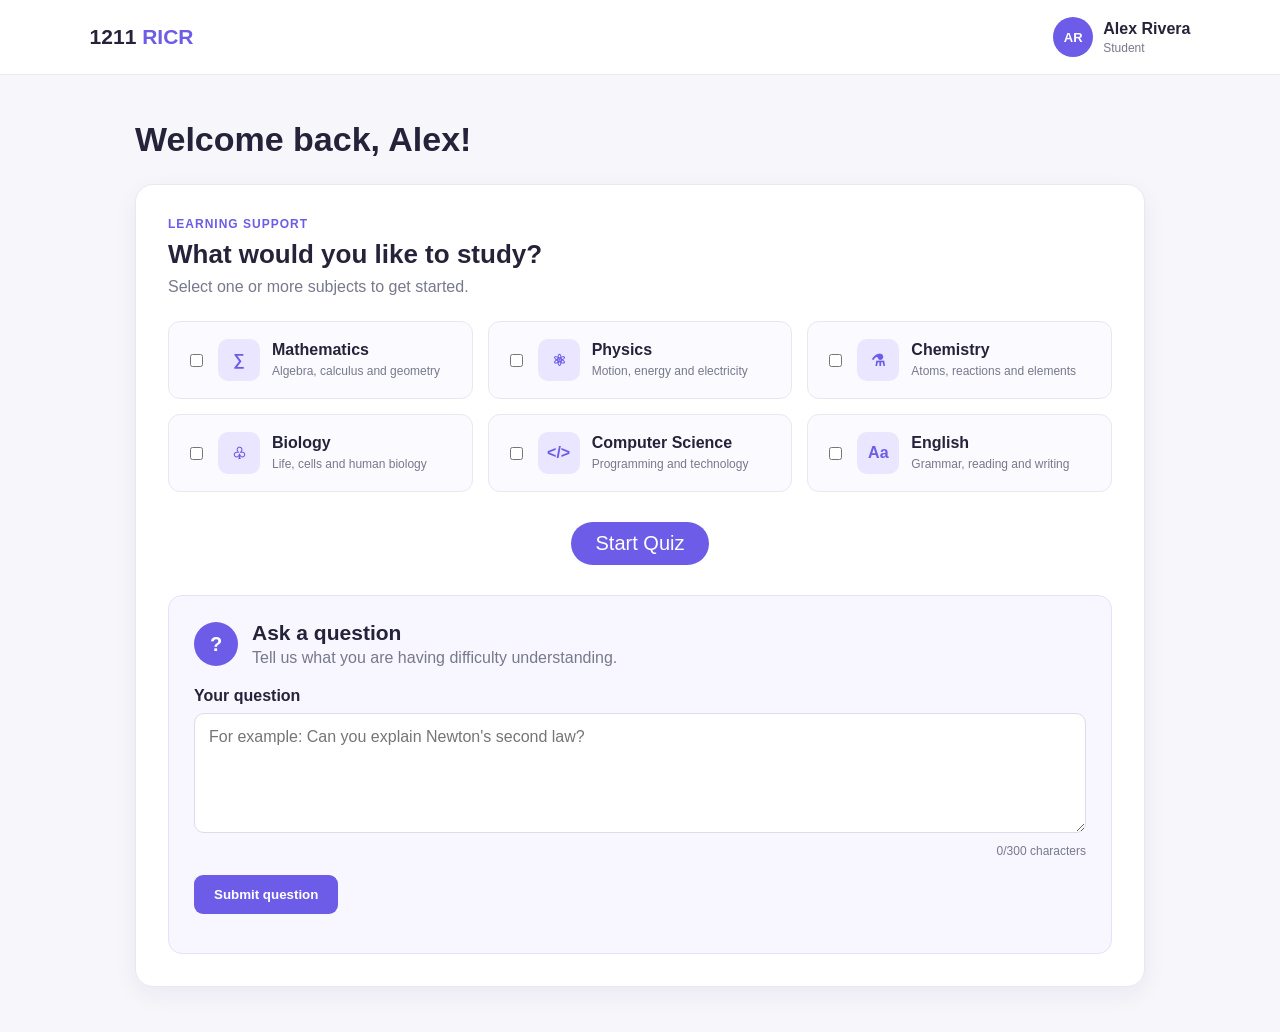
<file: index1.html>
<!DOCTYPE html>
<html lang="en">

<head>
  <meta charset="UTF-8">
  <meta name="viewport" content="width=device-width, initial-scale=1.0">

  <link rel="stylesheet" href="style1.css">

  <title>1211 RICR Dashboard</title>
</head>

<body>

  <header>
    <div class="logo">1211 <span>RICR</span></div>

    <details>
      <summary>
        <span class="avatar">AR</span>

        <span>
          <strong>Alex Rivera</strong>
          <small>Student</small>
        </span>


      </summary>

      <div class="profile-menu">
        <a href="#">Add Profile</a>
        <a href="#">Settings</a>
        <a href="#">Log Out</a>
      </div>
    </details>
  </header>

  <main>
    <section class="welcome">
      <h1>Welcome back, Alex!</h1>
    </section>

    <section class="learning-section">
      <div class="section-heading">
        <p class="section-label">LEARNING SUPPORT</p>
        <h2>What would you like to study?</h2>
        <p>Select one or more subjects to get started.</p>
      </div>

      <form class="learning-form">

        <div class="subject-grid">

          <label class="subject-card">
            <input type="checkbox" name="subjects" value="Mathematics">
            <span class="subject-icon">∑</span>
            <span>
              <strong>Mathematics</strong>
              <small>Algebra, calculus and geometry</small>
            </span>
          </label>

          <label class="subject-card">
            <input type="checkbox" name="subjects" value="Physics">
            <span class="subject-icon">⚛</span>
            <span>
              <strong>Physics</strong>
              <small>Motion, energy and electricity</small>
            </span>
          </label>

          <label class="subject-card">
            <input type="checkbox" name="subjects" value="Chemistry">
            <span class="subject-icon">⚗</span>
            <span>
              <strong>Chemistry</strong>
              <small>Atoms, reactions and elements</small>
            </span>
          </label>

          <label class="subject-card">
            <input type="checkbox" name="subjects" value="Biology">
            <span class="subject-icon">♧</span>
            <span>
              <strong>Biology</strong>
              <small>Life, cells and human biology</small>
            </span>
          </label>

          <label class="subject-card">
            <input type="checkbox" name="subjects" value="Computer Science">
            <span class="subject-icon">&lt;/&gt;</span>
            <span>
              <strong>Computer Science</strong>
              <small>Programming and technology</small>
            </span>
          </label>

          <label class="subject-card">
            <input type="checkbox" name="subjects" value="English">
            <span class="subject-icon">Aa</span>
            <span>
              <strong>English</strong>
              <small>Grammar, reading and writing</small>
            </span>
          </label>

        </div>
        <div class="quiz_container">
          <button type="submit" class="btn">Start Quiz</button>
        </div>
        
      </form>

       <div class="question-box">
          <div class="question-heading">
            <div class="question-icon">?</div>

            <div>
              <h2>Ask a question</h2>
              <p>Tell us what you are having difficulty understanding.</p>
            </div>
          </div>

          <label for="question">Your question</label>

          <textarea id="question" name="question" rows="5" maxlength="300"
            placeholder="For example: Can you explain Newton's second law?"></textarea>

          <p class="character-count">
            <span id="characterCount">0</span>/300 characters
          </p>

          <button class="ask-button" type="submit">
            Submit question
          </button>

          <p id="formMessage" class="form-message"></p>
        </div>
    </section>
  </main>

  <script src="script1.js"></script>
</body>
</file>
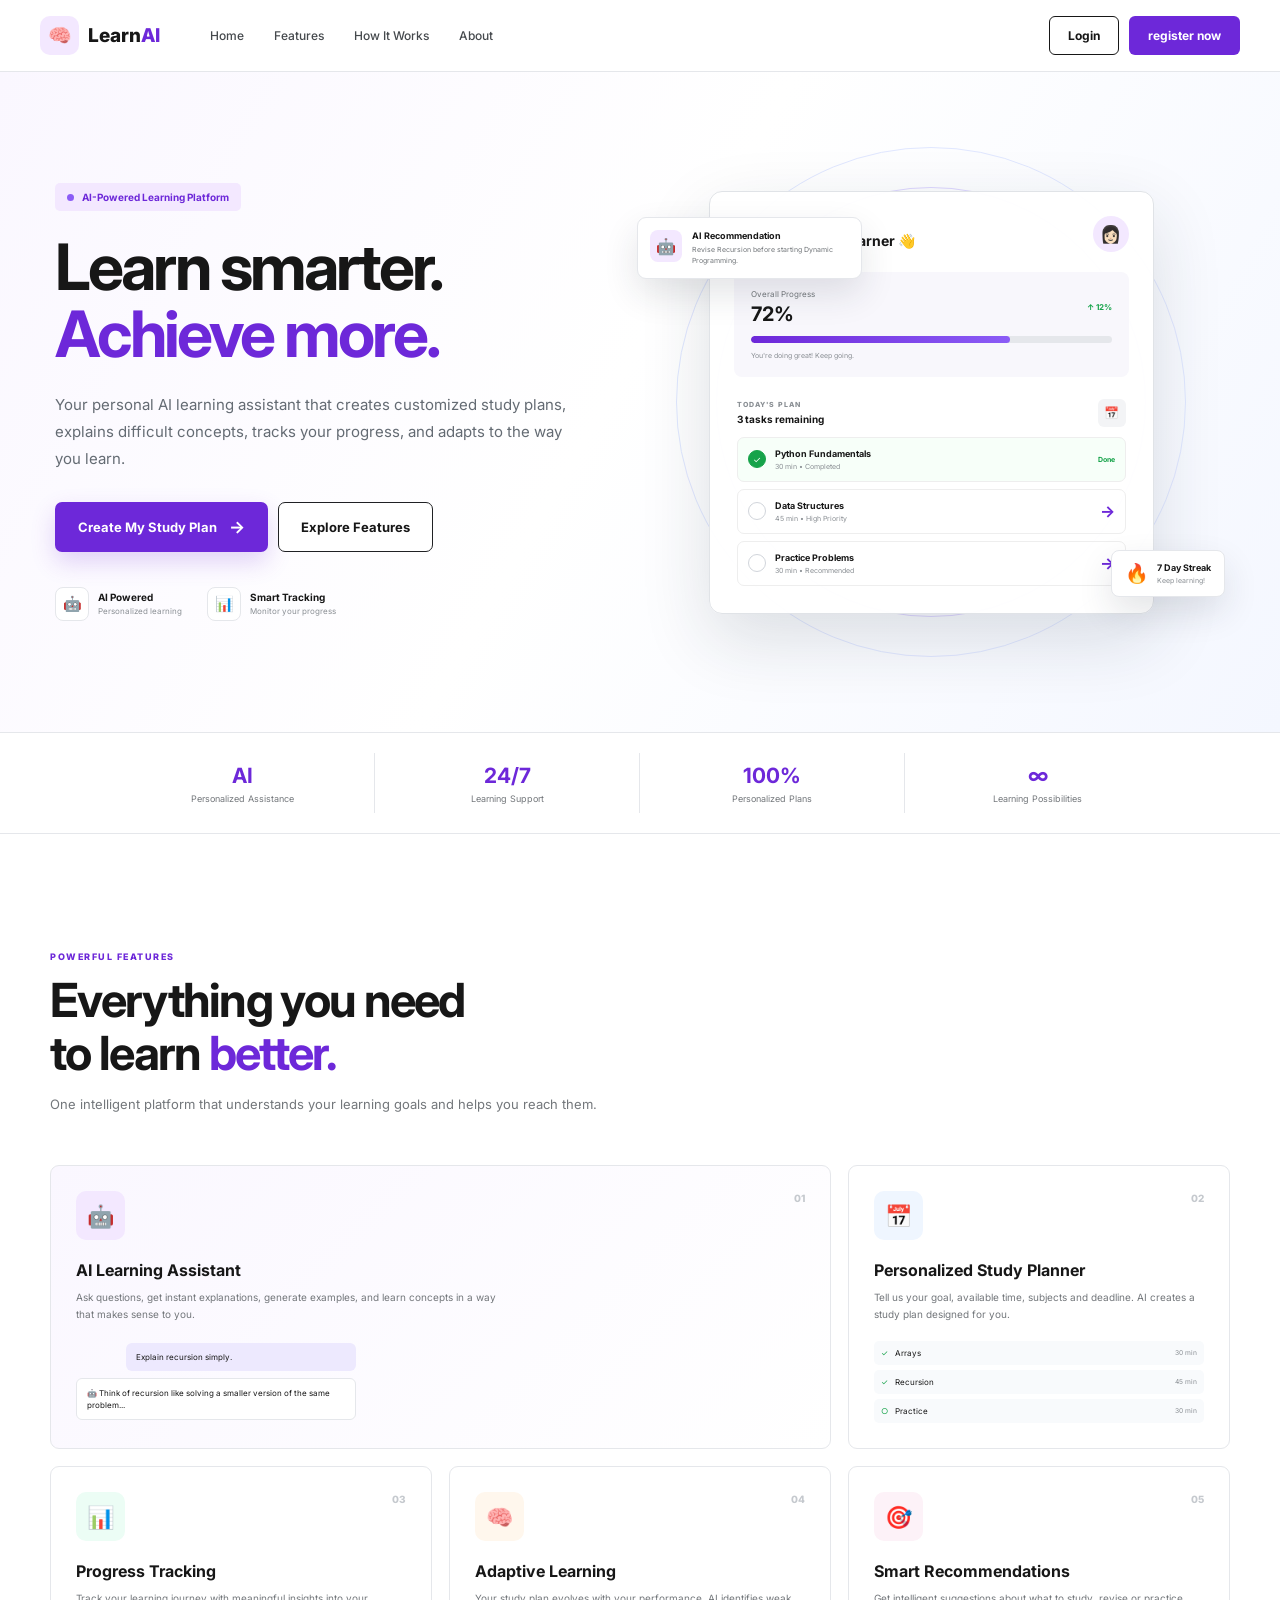
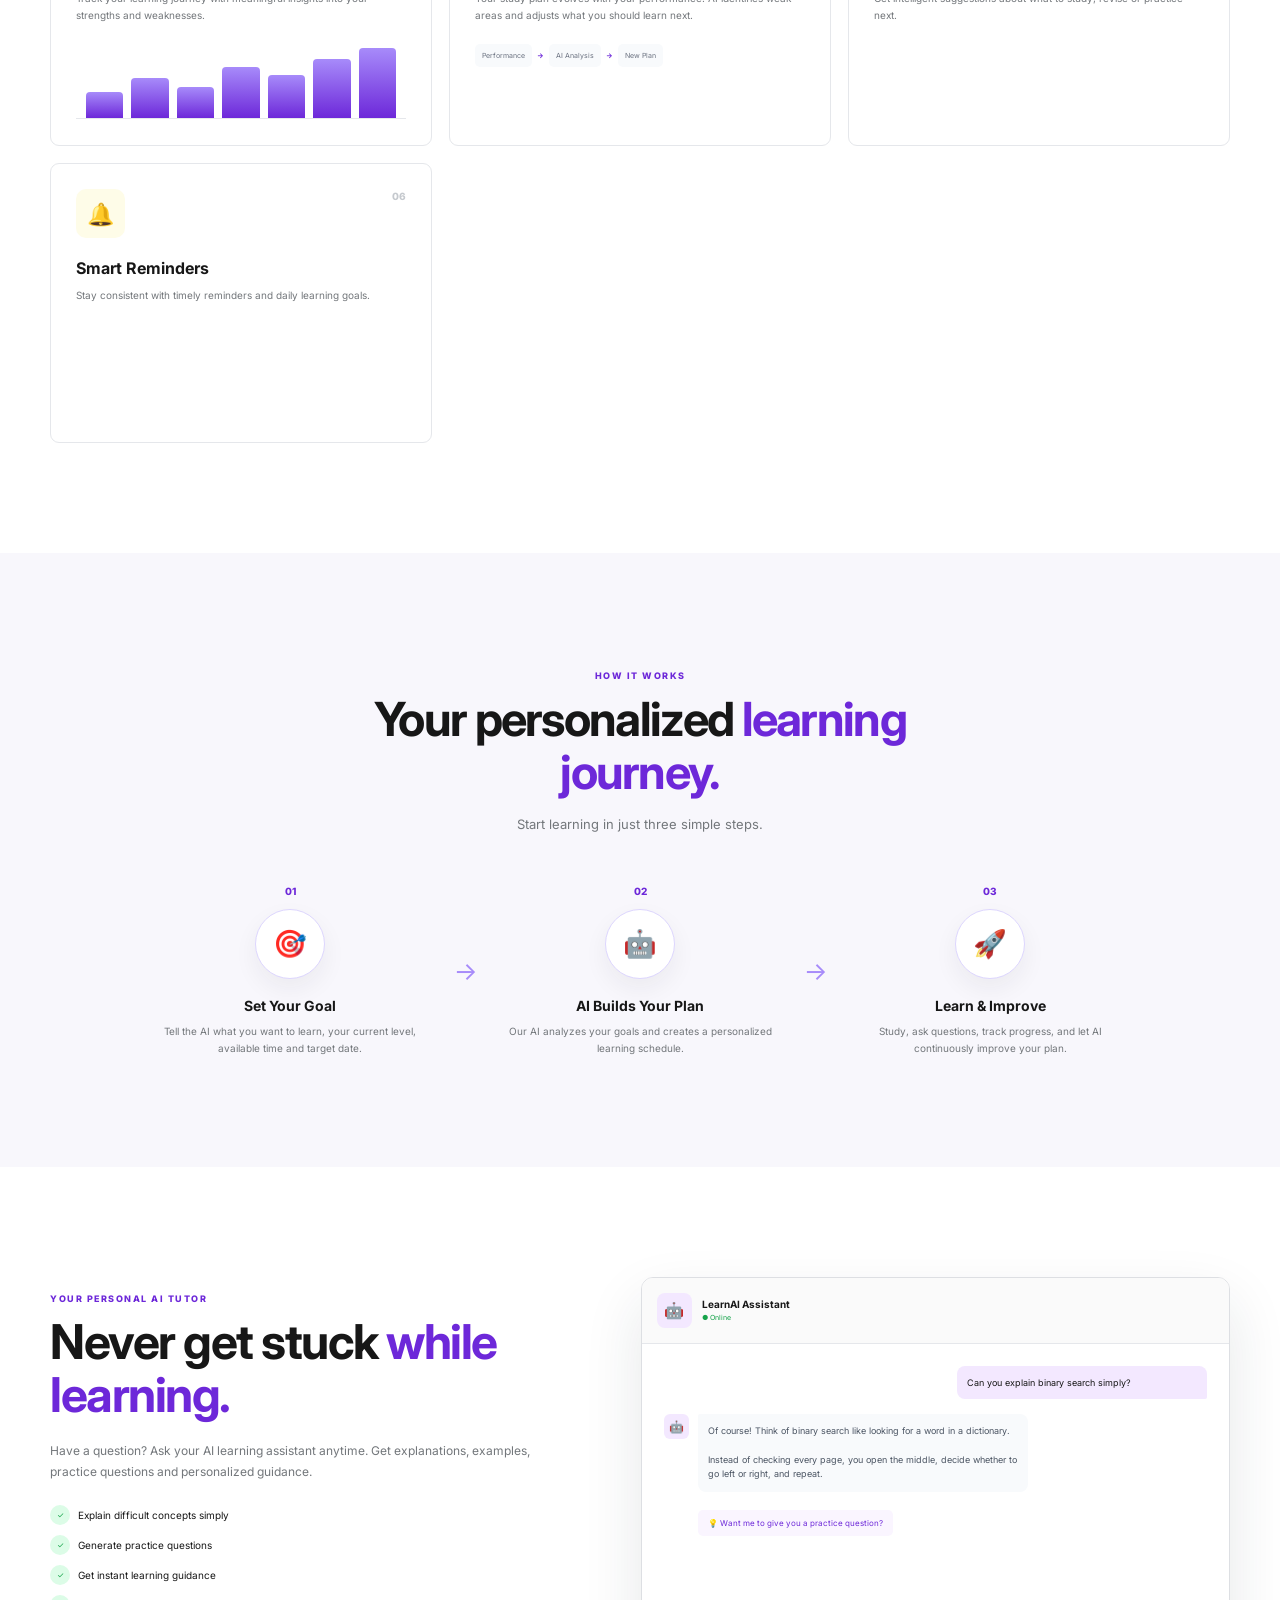
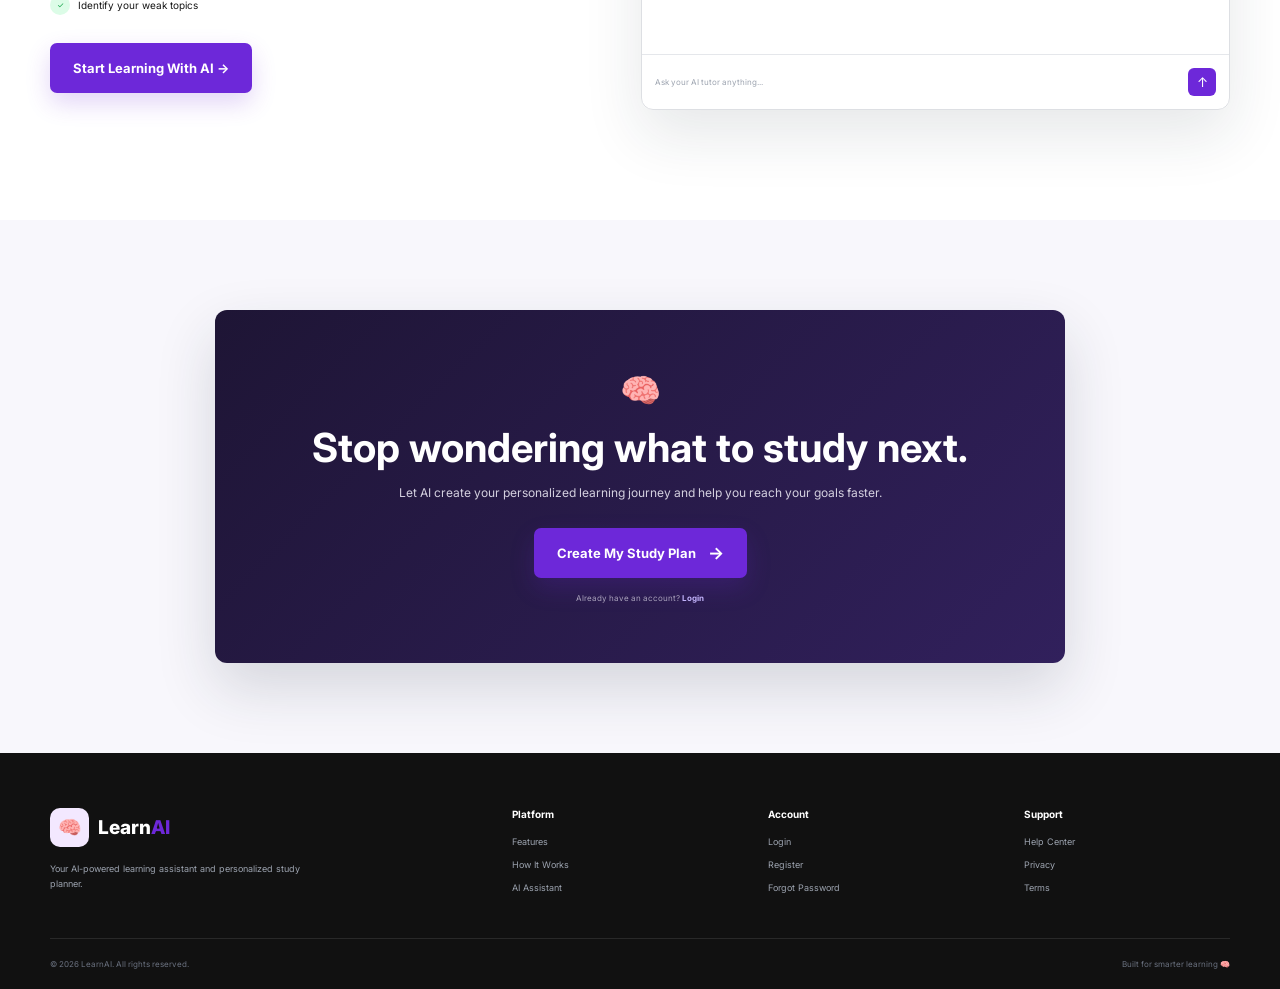
<file: landing.html>
<!DOCTYPE html>
<html lang="en">

<head>

    <meta charset="UTF-8">

    <meta
        name="viewport"
        content="width=device-width, initial-scale=1.0"
    >

    <title>LearnAI | AI Learning Assistant</title>

    <link rel="stylesheet" href="landing.css">

    <!-- Google Font -->
    <link
        href="https://fonts.googleapis.com/css2?family=Inter:wght@400;500;600;700;800&display=swap"
        rel="stylesheet"
    >

</head>


<body>


<!-- =====================================================
     NAVBAR
===================================================== -->

<header class="navbar">

    <div class="nav-container">


        <!-- LOGO -->

        <a href="landing.html" class="logo">

            <div class="logo-icon">
                🧠
            </div>

            <span>
                Learn<span class="logo-ai">AI</span>
            </span>

        </a>


        <!-- DESKTOP NAVIGATION -->

        <nav class="nav-links">

            <a href="#home">
                Home
            </a>

            <a href="#features">
                Features
            </a>

            <a href="#how-it-works">
                How It Works
            </a>

            <a href="#about">
                About
            </a>

        </nav>


        <!-- NAV BUTTONS -->

        <div class="nav-actions">

            <a
                href="index.html"
                class="login-btn"
            >
                Login
            </a>

            <a
                href="register.html"
                class="get-started-btn"
            >
                register now
            </a>

        </div>


        <!-- MOBILE MENU -->

        <button
            class="menu-btn"
            onclick="toggleMenu()"
        >
            ☰
        </button>

    </div>


    <!-- MOBILE NAV -->

    <div
        class="mobile-menu"
        id="mobileMenu"
    >

        <a
            href="#home"
            onclick="closeMenu()"
        >
            Home
        </a>

        <a
            href="#features"
            onclick="closeMenu()"
        >
            Features
        </a>

        <a
            href="#how-it-works"
            onclick="closeMenu()"
        >
            How It Works
        </a>

        <a
            href="#about"
            onclick="closeMenu()"
        >
            About
        </a>

        <a href="index.html">
            Login
        </a>

        <a
            href="register.html"
            class="mobile-start"
        >
            Get Started
        </a>

    </div>

</header>



<!-- =====================================================
     HERO SECTION
===================================================== -->

<section
    class="hero"
    id="home"
>

    <div class="hero-container">


        <!-- LEFT CONTENT -->

        <div class="hero-content">


            <div class="hero-badge">

                <span class="badge-dot"></span>

                AI-Powered Learning Platform

            </div>


            <h1>

                Learn smarter.

                <span>
                    Achieve more.
                </span>

            </h1>


            <p>

                Your personal AI learning assistant that
                creates customized study plans, explains
                difficult concepts, tracks your progress,
                and adapts to the way you learn.

            </p>


            <!-- BUTTONS -->

            <div class="hero-buttons">

                <a
                    href="register.html"
                    class="primary-btn"
                >

                    Create My Study Plan

                    <span>→</span>

                </a>


                <a
                    href="#features"
                    class="secondary-btn"
                >

                    Explore Features

                </a>

            </div>


            <!-- TRUST -->

            <div class="hero-trust">

                <div class="trust-item">

                    <span class="trust-icon">
                        🤖
                    </span>

                    <div>

                        <strong>
                            AI Powered
                        </strong>

                        <small>
                            Personalized learning
                        </small>

                    </div>

                </div>


                <div class="trust-item">

                    <span class="trust-icon">
                        📊
                    </span>

                    <div>

                        <strong>
                            Smart Tracking
                        </strong>

                        <small>
                            Monitor your progress
                        </small>

                    </div>

                </div>

            </div>

        </div>



        <!-- RIGHT AI DASHBOARD -->

        <div class="hero-visual">


            <!-- Background circle -->

            <div class="hero-circle circle-one"></div>

            <div class="hero-circle circle-two"></div>


            <!-- MAIN DASHBOARD -->

            <div class="dashboard-card">


                <!-- Dashboard header -->

                <div class="dashboard-header">

                    <div>

                        <span class="dashboard-label">
                            YOUR LEARNING DASHBOARD
                        </span>

                        <h3>
                            Good morning, Learner 👋
                        </h3>

                    </div>


                    <div class="profile-circle">
                        👩🏻
                    </div>

                </div>


                <!-- Progress -->

                <div class="progress-card">

                    <div class="progress-top">

                        <div>

                            <span>
                                Overall Progress
                            </span>

                            <strong>
                                72%
                            </strong>

                        </div>

                        <span class="progress-up">
                            ↑ 12%
                        </span>

                    </div>


                    <div class="progress-bar">

                        <span></span>

                    </div>


                    <small>
                        You're doing great! Keep going.
                    </small>

                </div>


                <!-- Today's Plan -->

                <div class="today-section">

                    <div class="section-title">

                        <div>

                            <span>
                                TODAY'S PLAN
                            </span>

                            <strong>
                                3 tasks remaining
                            </strong>

                        </div>

                        <span class="calendar">
                            📅
                        </span>

                    </div>


                    <!-- Task 1 -->

                    <div class="study-task completed">

                        <div class="task-check">
                            ✓
                        </div>

                        <div class="task-info">

                            <strong>
                                Python Fundamentals
                            </strong>

                            <small>
                                30 min • Completed
                            </small>

                        </div>

                        <span class="task-status">
                            Done
                        </span>

                    </div>


                    <!-- Task 2 -->

                    <div class="study-task">

                        <div class="task-check">
                        </div>

                        <div class="task-info">

                            <strong>
                                Data Structures
                            </strong>

                            <small>
                                45 min • High Priority
                            </small>

                        </div>

                        <span class="task-arrow">
                            →
                        </span>

                    </div>


                    <!-- Task 3 -->

                    <div class="study-task">

                        <div class="task-check">
                        </div>

                        <div class="task-info">

                            <strong>
                                Practice Problems
                            </strong>

                            <small>
                                30 min • Recommended
                            </small>

                        </div>

                        <span class="task-arrow">
                            →
                        </span>

                    </div>

                </div>


            </div>


            <!-- AI FLOATING CARD -->

            <div class="ai-floating-card">

                <div class="ai-avatar">
                    🤖
                </div>

                <div>

                    <strong>
                        AI Recommendation
                    </strong>

                    <p>
                        Revise Recursion before
                        starting Dynamic Programming.
                    </p>

                </div>

            </div>


            <!-- STREAK CARD -->

            <div class="streak-card">

                <span>
                    🔥
                </span>

                <div>

                    <strong>
                        7 Day Streak
                    </strong>

                    <small>
                        Keep learning!
                    </small>

                </div>

            </div>

        </div>

    </div>

</section>



<!-- =====================================================
     STATS
===================================================== -->

<section class="stats-section">

    <div class="stats-container">


        <div class="stat">

            <strong>
                AI
            </strong>

            <span>
                Personalized Assistance
            </span>

        </div>


        <div class="stat">

            <strong>
                24/7
            </strong>

            <span>
                Learning Support
            </span>

        </div>


        <div class="stat">

            <strong>
                100%
            </strong>

            <span>
                Personalized Plans
            </span>

        </div>


        <div class="stat">

            <strong>
                ∞
            </strong>

            <span>
                Learning Possibilities
            </span>

        </div>

    </div>

</section>



<!-- =====================================================
     FEATURES
===================================================== -->

<section
    class="features-section"
    id="features"
>

    <div class="container">


        <div class="section-heading">

            <span>
                POWERFUL FEATURES
            </span>

            <h2>
                Everything you need
                <br>
                to learn <em>better.</em>
            </h2>

            <p>
                One intelligent platform that understands
                your learning goals and helps you reach them.
            </p>

        </div>


        <div class="features-grid">


            <!-- FEATURE 1 -->

            <div class="feature-card featured">

                <div class="feature-icon purple">
                    🤖
                </div>

                <span class="feature-number">
                    01
                </span>

                <h3>
                    AI Learning Assistant
                </h3>

                <p>
                    Ask questions, get instant explanations,
                    generate examples, and learn concepts
                    in a way that makes sense to you.
                </p>

                <div class="feature-preview chat-preview">

                    <div class="chat-message user-message">
                        Explain recursion simply.
                    </div>

                    <div class="chat-message ai-message">

                        🤖 Think of recursion like
                        solving a smaller version
                        of the same problem...

                    </div>

                </div>

            </div>


            <!-- FEATURE 2 -->

            <div class="feature-card">

                <div class="feature-icon blue">
                    📅
                </div>

                <span class="feature-number">
                    02
                </span>

                <h3>
                    Personalized Study Planner
                </h3>

                <p>
                    Tell us your goal, available time,
                    subjects and deadline. AI creates
                    a study plan designed for you.
                </p>

                <div class="mini-plan">

                    <div>
                        <span>✓</span>
                        Arrays
                        <small>30 min</small>
                    </div>

                    <div>
                        <span>✓</span>
                        Recursion
                        <small>45 min</small>
                    </div>

                    <div>
                        <span>○</span>
                        Practice
                        <small>30 min</small>
                    </div>

                </div>

            </div>


            <!-- FEATURE 3 -->

            <div class="feature-card">

                <div class="feature-icon green">
                    📊
                </div>

                <span class="feature-number">
                    03
                </span>

                <h3>
                    Progress Tracking
                </h3>

                <p>
                    Track your learning journey with
                    meaningful insights into your
                    strengths and weaknesses.
                </p>

                <div class="mini-chart">

                    <div class="chart-bar bar-1"></div>

                    <div class="chart-bar bar-2"></div>

                    <div class="chart-bar bar-3"></div>

                    <div class="chart-bar bar-4"></div>

                    <div class="chart-bar bar-5"></div>

                    <div class="chart-bar bar-6"></div>

                    <div class="chart-bar bar-7"></div>

                </div>

            </div>


            <!-- FEATURE 4 -->

            <div class="feature-card">

                <div class="feature-icon orange">
                    🧠
                </div>

                <span class="feature-number">
                    04
                </span>

                <h3>
                    Adaptive Learning
                </h3>

                <p>
                    Your study plan evolves with your
                    performance. AI identifies weak areas
                    and adjusts what you should learn next.
                </p>

                <div class="adaptive-flow">

                    <span>
                        Performance
                    </span>

                    <b>
                        →
                    </b>

                    <span>
                        AI Analysis
                    </span>

                    <b>
                        →
                    </b>

                    <span>
                        New Plan
                    </span>

                </div>

            </div>


            <!-- FEATURE 5 -->

            <div class="feature-card">

                <div class="feature-icon pink">
                    🎯
                </div>

                <span class="feature-number">
                    05
                </span>

                <h3>
                    Smart Recommendations
                </h3>

                <p>
                    Get intelligent suggestions about
                    what to study, revise or practice next.
                </p>

            </div>


            <!-- FEATURE 6 -->

            <div class="feature-card">

                <div class="feature-icon yellow">
                    🔔
                </div>

                <span class="feature-number">
                    06
                </span>

                <h3>
                    Smart Reminders
                </h3>

                <p>
                    Stay consistent with timely reminders
                    and daily learning goals.
                </p>

            </div>

        </div>

    </div>

</section>



<!-- =====================================================
     HOW IT WORKS
===================================================== -->

<section
    class="how-section"
    id="how-it-works"
>

    <div class="container">


        <div class="section-heading center">

            <span>
                HOW IT WORKS
            </span>

            <h2>
                Your personalized
                <em>learning journey.</em>
            </h2>

            <p>
                Start learning in just three simple steps.
            </p>

        </div>


        <div class="steps-container">


            <!-- STEP 1 -->

            <div class="step">

                <div class="step-number">
                    01
                </div>

                <div class="step-icon">
                    🎯
                </div>

                <h3>
                    Set Your Goal
                </h3>

                <p>
                    Tell the AI what you want to learn,
                    your current level, available time
                    and target date.
                </p>

            </div>


            <div class="step-connector">
                →
            </div>


            <!-- STEP 2 -->

            <div class="step">

                <div class="step-number">
                    02
                </div>

                <div class="step-icon">
                    🤖
                </div>

                <h3>
                    AI Builds Your Plan
                </h3>

                <p>
                    Our AI analyzes your goals and creates
                    a personalized learning schedule.
                </p>

            </div>


            <div class="step-connector">
                →
            </div>


            <!-- STEP 3 -->

            <div class="step">

                <div class="step-number">
                    03
                </div>

                <div class="step-icon">
                    🚀
                </div>

                <h3>
                    Learn & Improve
                </h3>

                <p>
                    Study, ask questions, track progress,
                    and let AI continuously improve your plan.
                </p>

            </div>

        </div>

    </div>

</section>



<!-- =====================================================
     AI ASSISTANT SECTION
===================================================== -->

<section
    class="assistant-section"
    id="about"
>

    <div class="container assistant-container">


        <!-- LEFT -->

        <div class="assistant-content">

            <span>
                YOUR PERSONAL AI TUTOR
            </span>

            <h2>
                Never get stuck
                <em>while learning.</em>
            </h2>

            <p>
                Have a question? Ask your AI learning
                assistant anytime. Get explanations,
                examples, practice questions and
                personalized guidance.
            </p>


            <ul>

                <li>
                    <span>✓</span>
                    Explain difficult concepts simply
                </li>

                <li>
                    <span>✓</span>
                    Generate practice questions
                </li>

                <li>
                    <span>✓</span>
                    Get instant learning guidance
                </li>

                <li>
                    <span>✓</span>
                    Identify your weak topics
                </li>

            </ul>


            <a
                href="register.html"
                class="primary-btn"
            >
                Start Learning With AI →
            </a>

        </div>


        <!-- RIGHT CHAT -->

        <div class="chat-window">

            <div class="chat-header">

                <div class="chat-ai-icon">
                    🤖
                </div>

                <div>

                    <strong>
                        LearnAI Assistant
                    </strong>

                    <small>
                        ● Online
                    </small>

                </div>

            </div>


            <div class="chat-body">


                <div class="chat-user">

                    Can you explain
                    binary search simply?

                </div>


                <div class="chat-ai">

                    <span>
                        🤖
                    </span>

                    <p>

                        Of course! Think of binary search
                        like looking for a word in a
                        dictionary.

                        <br><br>

                        Instead of checking every page,
                        you open the middle, decide whether
                        to go left or right, and repeat.

                    </p>

                </div>


                <div class="chat-suggestion">

                    💡 Want me to give you
                    a practice question?

                </div>

            </div>


            <div class="chat-input">

                <span>
                    Ask your AI tutor anything...
                </span>

                <button>
                    ↑
                </button>

            </div>

        </div>

    </div>

</section>



<!-- =====================================================
     CTA
===================================================== -->

<section class="cta-section">

    <div class="cta-box">


        <div class="cta-icon">
            🧠
        </div>


        <h2>
            Stop wondering what to study next.
        </h2>


        <p>
            Let AI create your personalized learning
            journey and help you reach your goals faster.
        </p>


        <a
            href="register.html"
            class="primary-btn"
        >

            Create My Study Plan

            <span>
                →
            </span>

        </a>


        <small>
            Already have an account?

            <a href="index.html">
                Login
            </a>

        </small>

    </div>

</section>



<!-- =====================================================
     FOOTER
===================================================== -->

<footer class="footer">

    <div class="footer-container">


        <div class="footer-brand">

            <a
                href="landing.html"
                class="logo footer-logo"
            >

                <div class="logo-icon">
                    🧠
                </div>

                <span>
                    Learn<span class="logo-ai">AI</span>
                </span>

            </a>


            <p>
                Your AI-powered learning assistant
                and personalized study planner.
            </p>

        </div>


        <div class="footer-column">

            <h4>
                Platform
            </h4>

            <a href="#features">
                Features
            </a>

            <a href="#how-it-works">
                How It Works
            </a>

            <a href="#about">
                AI Assistant
            </a>

        </div>


        <div class="footer-column">

            <h4>
                Account
            </h4>

            <a href="index.html">
                Login
            </a>

            <a href="register.html">
                Register
            </a>

            <a href="forgot-password.html">
                Forgot Password
            </a>

        </div>


        <div class="footer-column">

            <h4>
                Support
            </h4>

            <a href="#">
                Help Center
            </a>

            <a href="#">
                Privacy
            </a>

            <a href="#">
                Terms
            </a>

        </div>

    </div>


    <div class="footer-bottom">

        <span>
            © 2026 LearnAI. All rights reserved.
        </span>

        <span>
            Built for smarter learning 🧠
        </span>

    </div>

</footer>



<!-- =====================================================
     JAVASCRIPT
===================================================== -->

<script>


/* ==========================================
   MOBILE MENU
========================================== */

function toggleMenu() {

    const menu =
        document.getElementById("mobileMenu");

    menu.classList.toggle("active");

}


function closeMenu() {

    const menu =
        document.getElementById("mobileMenu");

    menu.classList.remove("active");

}



/* ==========================================
   SCROLL REVEAL
========================================== */

const animatedElements =
    document.querySelectorAll(
        ".feature-card, .step, .assistant-content, .chat-window"
    );


const observer =
    new IntersectionObserver(
        function(entries) {

            entries.forEach(
                function(entry) {

                    if (
                        entry.isIntersecting
                    ) {

                        entry.target.classList.add(
                            "show"
                        );

                    }

                }
            );

        },
        {
            threshold: 0.15
        }
    );


animatedElements.forEach(
    function(element) {

        observer.observe(element);

    }
);



/* ==========================================
   HERO MOUSE MOVEMENT
========================================== */

const heroVisual =
    document.querySelector(".hero-visual");


if (heroVisual) {

    document.addEventListener(
        "mousemove",
        function(event) {

            if (
                window.innerWidth < 900
            ) {
                return;
            }


            const x =
                (window.innerWidth / 2 -
                event.clientX) / 80;


            const y =
                (window.innerHeight / 2 -
                event.clientY) / 80;


            heroVisual.style.transform =
                `translate(${x}px, ${y}px)`;

        }
    );

}



/* ==========================================
   ANIMATED COUNTER EFFECT
========================================== */

const progressBar =
    document.querySelector(
        ".progress-bar span"
    );


if (progressBar) {

    setTimeout(
        function() {

            progressBar.style.width =
                "72%";

        },
        500
    );

}

</script>


</body>

</html>
</file>
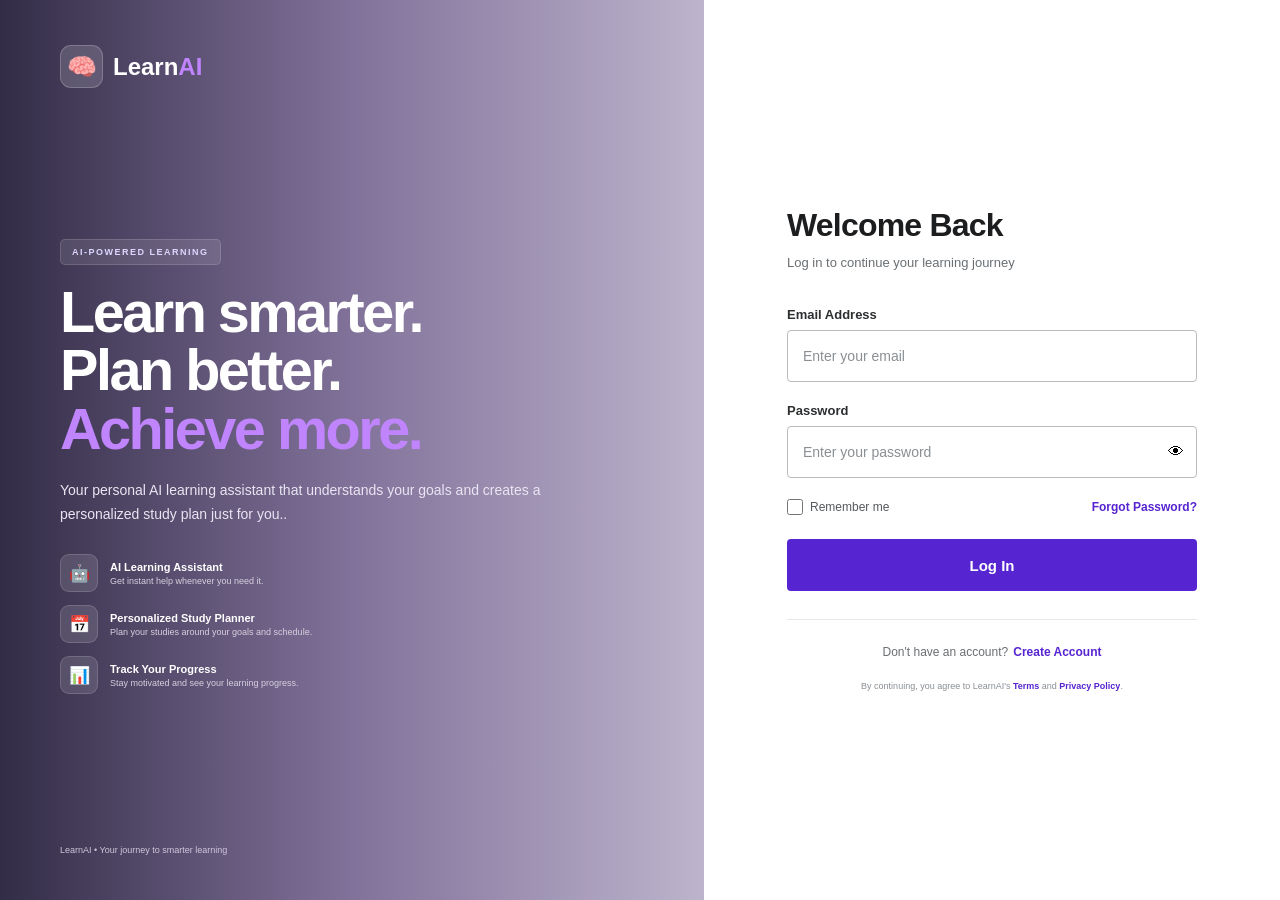
<file: frontend/dashboard.html>
<!DOCTYPE html>
<html lang="en">

<head>
  <meta charset="UTF-8">
  <meta name="viewport" content="width=device-width, initial-scale=1.0">

  <link rel="stylesheet" href="dashboard.css">

  <title>1221 RICR Dashboard</title>
</head>

<body>

  <header>
    <div class="logo">1221 <span>RICR</span></div>

    <details>
      <summary>
        <span class="avatar" id="userAvatar">S</span>

        <span>
      <strong id="userFullName">Student</strong>
      <small>Student</small>
    </span>
      </summary>

      <div class="profile-menu">
<!--        <a href="#">Add Profile</a>-->
<!--        <a href="#">Settings</a>-->
        <a href="login.html">Log Out</a>
      </div>
    </details>
  </header>

  <main>
    <section class="welcome">
      <h1>Welcome back, <span id="welcomeName">Student</span>!</h1>
    </section>

    <section class="learning-section">
      <div class="section-heading">
        <p class="section-label">LEARNING SUPPORT</p>
        <h2>What would you like to study?</h2>
        <p>Select one or more subjects to get started.</p>
      </div>

      <form class="learning-form">

        <div class="subject-grid">

          <label class="subject-card">
            <input type="checkbox" name="subjects" value="Mathematics">
            <span class="subject-icon">∑</span>
            <span>
              <strong>Mathematics</strong>
              <small>Algebra, calculus and geometry</small>
            </span>
          </label>

          <label class="subject-card">
            <input type="checkbox" name="subjects" value="Physics">
            <span class="subject-icon">⚛</span>
            <span>
              <strong>Physics</strong>
              <small>Motion, energy and electricity</small>
            </span>
          </label>

          <label class="subject-card">
            <input type="checkbox" name="subjects" value="Chemistry">
            <span class="subject-icon">⚗</span>
            <span>
              <strong>Chemistry</strong>
              <small>Atoms, reactions and elements</small>
            </span>
          </label>

          <label class="subject-card">
            <input type="checkbox" name="subjects" value="Biology">
            <span class="subject-icon">♧</span>
            <span>
              <strong>Biology</strong>
              <small>Life, cells and human biology</small>
            </span>
          </label>

          <label class="subject-card">
            <input type="checkbox" name="subjects" value="Computer Science">
            <span class="subject-icon">&lt;/&gt;</span>
            <span>
              <strong>Computer Science</strong>
              <small>Programming and technology</small>
            </span>
          </label>

          <label class="subject-card">
            <input type="checkbox" name="subjects" value="English">
            <span class="subject-icon">Aa</span>
            <span>
              <strong>English</strong>
              <small>Grammar, reading and writing</small>
            </span>
          </label>

        </div>
        <div class="quiz_container">
          <button type="submit" class="btn">Start Quiz</button>
        </div>
        
      </form>

       <div class="question-box">
          <div class="question-heading">
            <div class="question-icon">?</div>

            <div>
              <h2>Ask a question</h2>
              <p>Tell us what you are having difficulty understanding.</p>
            </div>
          </div>

          <label for="question">Your question</label>

          <textarea id="question" name="question" rows="5" maxlength="300"
            placeholder="For example: Can you explain Newton's second law?"></textarea>

          <p class="character-count">
            <span id="characterCount">0</span>/300 characters
          </p>

          <button class="ask-button" type="submit">
            Submit question
          </button>


        </div>
    </section>
  </main>

  <script src= "dashboard.js"></script>
</body>
</file>
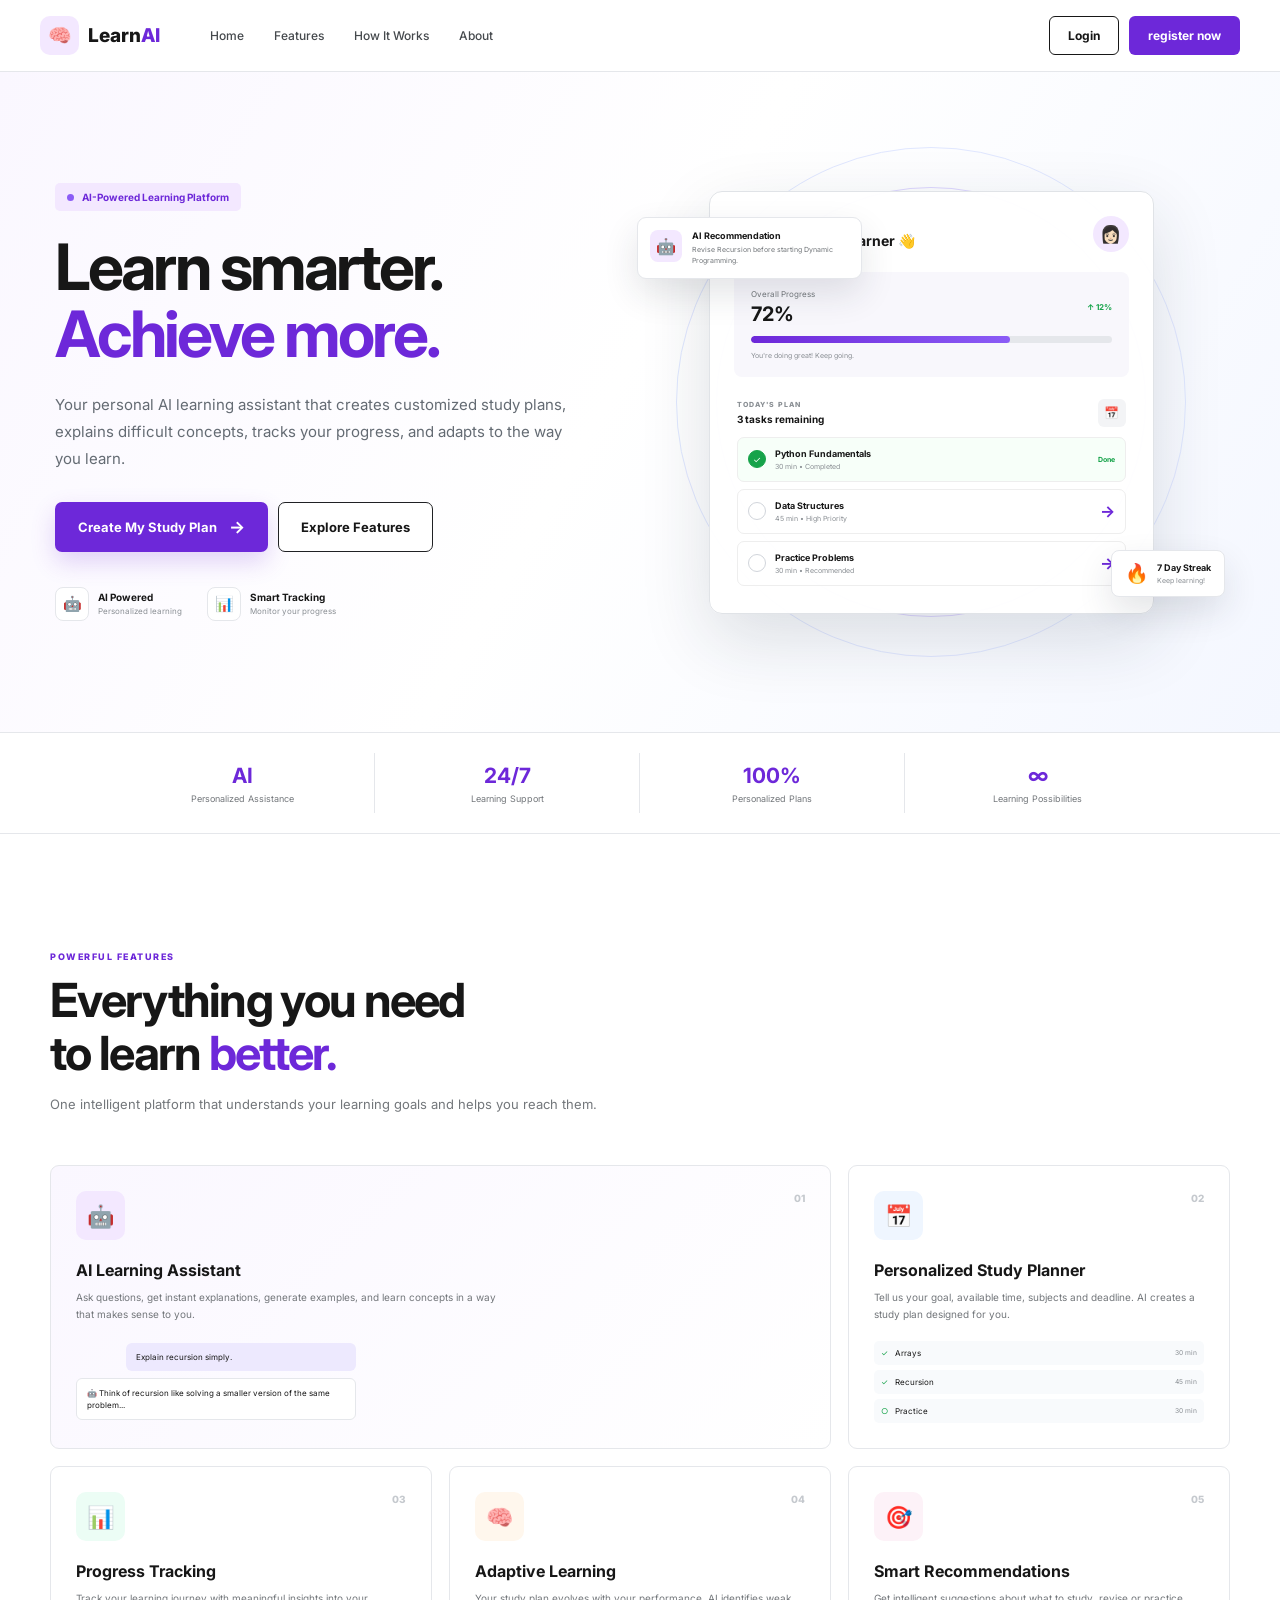
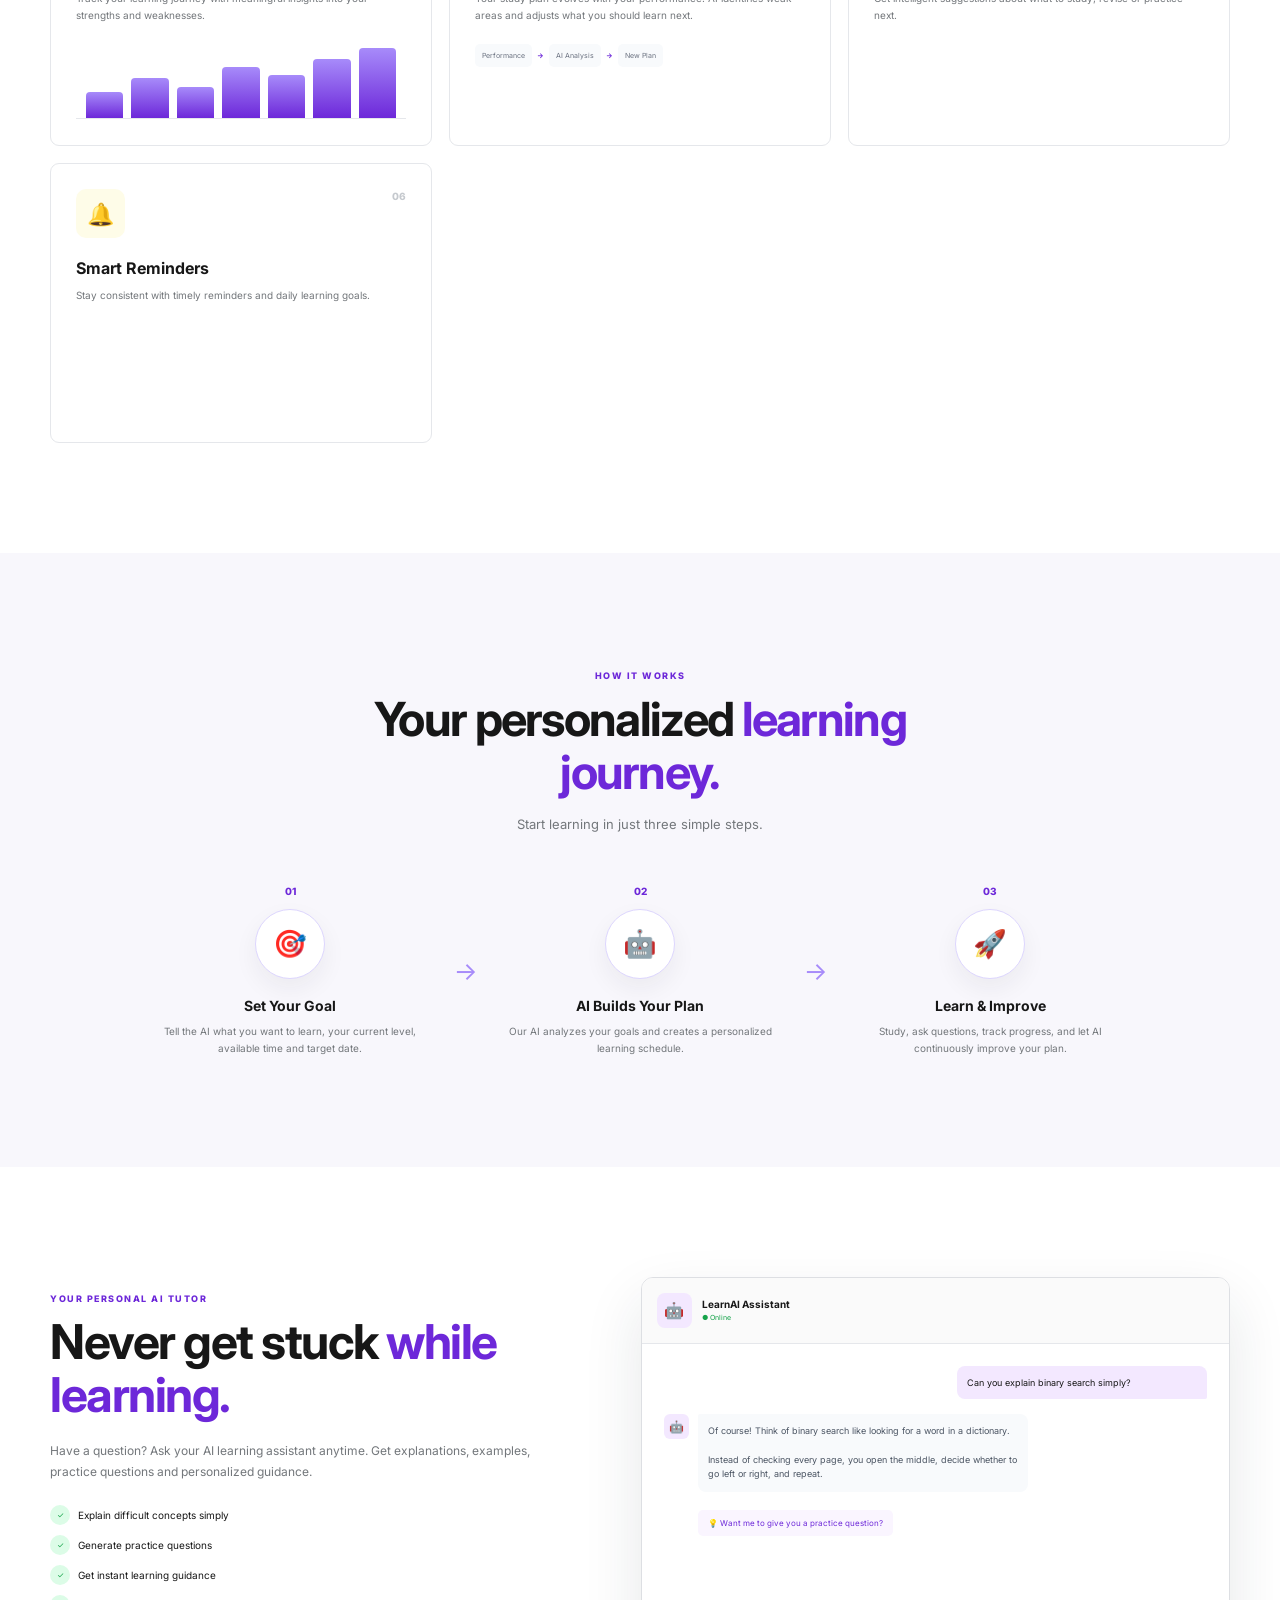
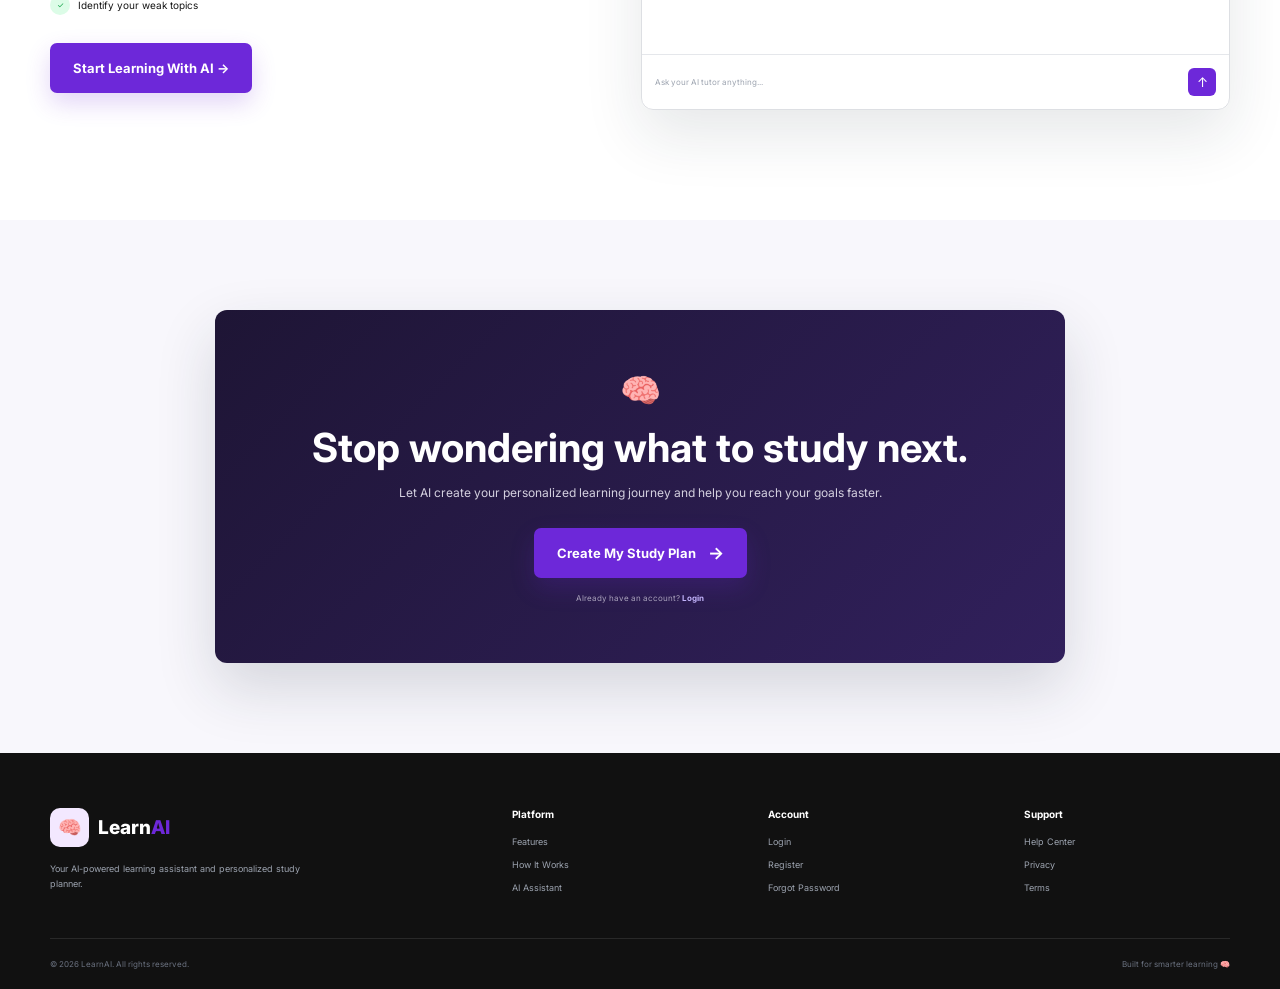
<file: frontend/landing.html>
<!DOCTYPE html>
<html lang="en">

<head>

    <meta charset="UTF-8">

    <meta
        name="viewport"
        content="width=device-width, initial-scale=1.0"
    >

    <title>LearnAI | AI Learning Assistant</title>

    <link rel="stylesheet" href="landing.css">

    <!-- Google Font -->
    <link
        href="https://fonts.googleapis.com/css2?family=Inter:wght@400;500;600;700;800&display=swap"
        rel="stylesheet"
    >

</head>


<body>


<!-- =====================================================
     NAVBAR
===================================================== -->

<header class="navbar">

    <div class="nav-container">


        <!-- LOGO -->

        <a href="landing.html" class="logo">

            <div class="logo-icon">
                🧠
            </div>

            <span>
                Learn<span class="logo-ai">AI</span>
            </span>

        </a>


        <!-- DESKTOP NAVIGATION -->

        <nav class="nav-links">

            <a href="#home">
                Home
            </a>

            <a href="#features">
                Features
            </a>

            <a href="#how-it-works">
                How It Works
            </a>

            <a href="#about">
                About
            </a>

        </nav>


        <!-- NAV BUTTONS -->

        <div class="nav-actions">

            <a
                href="login.html"
                class="login-btn"
            >
                Login
            </a>

            <a
                href="register.html"
                class="get-started-btn"
            >
                register now
            </a>

        </div>


        <!-- MOBILE MENU -->

        <button
            class="menu-btn"
            onclick="toggleMenu()"
        >
            ☰
        </button>

    </div>


    <!-- MOBILE NAV -->

    <div
        class="mobile-menu"
        id="mobileMenu"
    >

        <a
            href="#home"
            onclick="closeMenu()"
        >
            Home
        </a>

        <a
            href="#features"
            onclick="closeMenu()"
        >
            Features
        </a>

        <a
            href="#how-it-works"
            onclick="closeMenu()"
        >
            How It Works
        </a>

        <a
            href="#about"
            onclick="closeMenu()"
        >
            About
        </a>

        <a href="login.html">
            Login
        </a>

        <a
            href="register.html"
            class="mobile-start"
        >
            Get Started
        </a>

    </div>

</header>



<!-- =====================================================
     HERO SECTION
===================================================== -->

<section
    class="hero"
    id="home"
>

    <div class="hero-container">


        <!-- LEFT CONTENT -->

        <div class="hero-content">


            <div class="hero-badge">

                <span class="badge-dot"></span>

                AI-Powered Learning Platform

            </div>


            <h1>

                Learn smarter.

                <span>
                    Achieve more.
                </span>

            </h1>


            <p>

                Your personal AI learning assistant that
                creates customized study plans, explains
                difficult concepts, tracks your progress,
                and adapts to the way you learn.

            </p>


            <!-- BUTTONS -->

            <div class="hero-buttons">

                <a
                    href="register.html"
                    class="primary-btn"
                >

                    Create My Study Plan

                    <span>→</span>

                </a>


                <a
                    href="#features"
                    class="secondary-btn"
                >

                    Explore Features

                </a>

            </div>


            <!-- TRUST -->

            <div class="hero-trust">

                <div class="trust-item">

                    <span class="trust-icon">
                        🤖
                    </span>

                    <div>

                        <strong>
                            AI Powered
                        </strong>

                        <small>
                            Personalized learning
                        </small>

                    </div>

                </div>


                <div class="trust-item">

                    <span class="trust-icon">
                        📊
                    </span>

                    <div>

                        <strong>
                            Smart Tracking
                        </strong>

                        <small>
                            Monitor your progress
                        </small>

                    </div>

                </div>

            </div>

        </div>



        <!-- RIGHT AI DASHBOARD -->

        <div class="hero-visual">


            <!-- Background circle -->

            <div class="hero-circle circle-one"></div>

            <div class="hero-circle circle-two"></div>


            <!-- MAIN DASHBOARD -->

            <div class="dashboard-card">


                <!-- Dashboard header -->

                <div class="dashboard-header">

                    <div>

                        <span class="dashboard-label">
                            YOUR LEARNING DASHBOARD
                        </span>

                        <h3>
                            Good morning, Learner 👋
                        </h3>

                    </div>


                    <div class="profile-circle">
                        👩🏻
                    </div>

                </div>


                <!-- Progress -->

                <div class="progress-card">

                    <div class="progress-top">

                        <div>

                            <span>
                                Overall Progress
                            </span>

                            <strong>
                                72%
                            </strong>

                        </div>

                        <span class="progress-up">
                            ↑ 12%
                        </span>

                    </div>


                    <div class="progress-bar">

                        <span></span>

                    </div>


                    <small>
                        You're doing great! Keep going.
                    </small>

                </div>


                <!-- Today's Plan -->

                <div class="today-section">

                    <div class="section-title">

                        <div>

                            <span>
                                TODAY'S PLAN
                            </span>

                            <strong>
                                3 tasks remaining
                            </strong>

                        </div>

                        <span class="calendar">
                            📅
                        </span>

                    </div>


                    <!-- Task 1 -->

                    <div class="study-task completed">

                        <div class="task-check">
                            ✓
                        </div>

                        <div class="task-info">

                            <strong>
                                Python Fundamentals
                            </strong>

                            <small>
                                30 min • Completed
                            </small>

                        </div>

                        <span class="task-status">
                            Done
                        </span>

                    </div>


                    <!-- Task 2 -->

                    <div class="study-task">

                        <div class="task-check">
                        </div>

                        <div class="task-info">

                            <strong>
                                Data Structures
                            </strong>

                            <small>
                                45 min • High Priority
                            </small>

                        </div>

                        <span class="task-arrow">
                            →
                        </span>

                    </div>


                    <!-- Task 3 -->

                    <div class="study-task">

                        <div class="task-check">
                        </div>

                        <div class="task-info">

                            <strong>
                                Practice Problems
                            </strong>

                            <small>
                                30 min • Recommended
                            </small>

                        </div>

                        <span class="task-arrow">
                            →
                        </span>

                    </div>

                </div>


            </div>


            <!-- AI FLOATING CARD -->

            <div class="ai-floating-card">

                <div class="ai-avatar">
                    🤖
                </div>

                <div>

                    <strong>
                        AI Recommendation
                    </strong>

                    <p>
                        Revise Recursion before
                        starting Dynamic Programming.
                    </p>

                </div>

            </div>


            <!-- STREAK CARD -->

            <div class="streak-card">

                <span>
                    🔥
                </span>

                <div>

                    <strong>
                        7 Day Streak
                    </strong>

                    <small>
                        Keep learning!
                    </small>

                </div>

            </div>

        </div>

    </div>

</section>



<!-- =====================================================
     STATS
===================================================== -->

<section class="stats-section">

    <div class="stats-container">


        <div class="stat">

            <strong>
                AI
            </strong>

            <span>
                Personalized Assistance
            </span>

        </div>


        <div class="stat">

            <strong>
                24/7
            </strong>

            <span>
                Learning Support
            </span>

        </div>


        <div class="stat">

            <strong>
                100%
            </strong>

            <span>
                Personalized Plans
            </span>

        </div>


        <div class="stat">

            <strong>
                ∞
            </strong>

            <span>
                Learning Possibilities
            </span>

        </div>

    </div>

</section>



<!-- =====================================================
     FEATURES
===================================================== -->

<section
    class="features-section"
    id="features"
>

    <div class="container">


        <div class="section-heading">

            <span>
                POWERFUL FEATURES
            </span>

            <h2>
                Everything you need
                <br>
                to learn <em>better.</em>
            </h2>

            <p>
                One intelligent platform that understands
                your learning goals and helps you reach them.
            </p>

        </div>


        <div class="features-grid">


            <!-- FEATURE 1 -->

            <div class="feature-card featured">

                <div class="feature-icon purple">
                    🤖
                </div>

                <span class="feature-number">
                    01
                </span>

                <h3>
                    AI Learning Assistant
                </h3>

                <p>
                    Ask questions, get instant explanations,
                    generate examples, and learn concepts
                    in a way that makes sense to you.
                </p>

                <div class="feature-preview chat-preview">

                    <div class="chat-message user-message">
                        Explain recursion simply.
                    </div>

                    <div class="chat-message ai-message">

                        🤖 Think of recursion like
                        solving a smaller version
                        of the same problem...

                    </div>

                </div>

            </div>


            <!-- FEATURE 2 -->

            <div class="feature-card">

                <div class="feature-icon blue">
                    📅
                </div>

                <span class="feature-number">
                    02
                </span>

                <h3>
                    Personalized Study Planner
                </h3>

                <p>
                    Tell us your goal, available time,
                    subjects and deadline. AI creates
                    a study plan designed for you.
                </p>

                <div class="mini-plan">

                    <div>
                        <span>✓</span>
                        Arrays
                        <small>30 min</small>
                    </div>

                    <div>
                        <span>✓</span>
                        Recursion
                        <small>45 min</small>
                    </div>

                    <div>
                        <span>○</span>
                        Practice
                        <small>30 min</small>
                    </div>

                </div>

            </div>


            <!-- FEATURE 3 -->

            <div class="feature-card">

                <div class="feature-icon green">
                    📊
                </div>

                <span class="feature-number">
                    03
                </span>

                <h3>
                    Progress Tracking
                </h3>

                <p>
                    Track your learning journey with
                    meaningful insights into your
                    strengths and weaknesses.
                </p>

                <div class="mini-chart">

                    <div class="chart-bar bar-1"></div>

                    <div class="chart-bar bar-2"></div>

                    <div class="chart-bar bar-3"></div>

                    <div class="chart-bar bar-4"></div>

                    <div class="chart-bar bar-5"></div>

                    <div class="chart-bar bar-6"></div>

                    <div class="chart-bar bar-7"></div>

                </div>

            </div>


            <!-- FEATURE 4 -->

            <div class="feature-card">

                <div class="feature-icon orange">
                    🧠
                </div>

                <span class="feature-number">
                    04
                </span>

                <h3>
                    Adaptive Learning
                </h3>

                <p>
                    Your study plan evolves with your
                    performance. AI identifies weak areas
                    and adjusts what you should learn next.
                </p>

                <div class="adaptive-flow">

                    <span>
                        Performance
                    </span>

                    <b>
                        →
                    </b>

                    <span>
                        AI Analysis
                    </span>

                    <b>
                        →
                    </b>

                    <span>
                        New Plan
                    </span>

                </div>

            </div>


            <!-- FEATURE 5 -->

            <div class="feature-card">

                <div class="feature-icon pink">
                    🎯
                </div>

                <span class="feature-number">
                    05
                </span>

                <h3>
                    Smart Recommendations
                </h3>

                <p>
                    Get intelligent suggestions about
                    what to study, revise or practice next.
                </p>

            </div>


            <!-- FEATURE 6 -->

            <div class="feature-card">

                <div class="feature-icon yellow">
                    🔔
                </div>

                <span class="feature-number">
                    06
                </span>

                <h3>
                    Smart Reminders
                </h3>

                <p>
                    Stay consistent with timely reminders
                    and daily learning goals.
                </p>

            </div>

        </div>

    </div>

</section>



<!-- =====================================================
     HOW IT WORKS
===================================================== -->

<section
    class="how-section"
    id="how-it-works"
>

    <div class="container">


        <div class="section-heading center">

            <span>
                HOW IT WORKS
            </span>

            <h2>
                Your personalized
                <em>learning journey.</em>
            </h2>

            <p>
                Start learning in just three simple steps.
            </p>

        </div>


        <div class="steps-container">


            <!-- STEP 1 -->

            <div class="step">

                <div class="step-number">
                    01
                </div>

                <div class="step-icon">
                    🎯
                </div>

                <h3>
                    Set Your Goal
                </h3>

                <p>
                    Tell the AI what you want to learn,
                    your current level, available time
                    and target date.
                </p>

            </div>


            <div class="step-connector">
                →
            </div>


            <!-- STEP 2 -->

            <div class="step">

                <div class="step-number">
                    02
                </div>

                <div class="step-icon">
                    🤖
                </div>

                <h3>
                    AI Builds Your Plan
                </h3>

                <p>
                    Our AI analyzes your goals and creates
                    a personalized learning schedule.
                </p>

            </div>


            <div class="step-connector">
                →
            </div>


            <!-- STEP 3 -->

            <div class="step">

                <div class="step-number">
                    03
                </div>

                <div class="step-icon">
                    🚀
                </div>

                <h3>
                    Learn & Improve
                </h3>

                <p>
                    Study, ask questions, track progress,
                    and let AI continuously improve your plan.
                </p>

            </div>

        </div>

    </div>

</section>



<!-- =====================================================
     AI ASSISTANT SECTION
===================================================== -->

<section
    class="assistant-section"
    id="about"
>

    <div class="container assistant-container">


        <!-- LEFT -->

        <div class="assistant-content">

            <span>
                YOUR PERSONAL AI TUTOR
            </span>

            <h2>
                Never get stuck
                <em>while learning.</em>
            </h2>

            <p>
                Have a question? Ask your AI learning
                assistant anytime. Get explanations,
                examples, practice questions and
                personalized guidance.
            </p>


            <ul>

                <li>
                    <span>✓</span>
                    Explain difficult concepts simply
                </li>

                <li>
                    <span>✓</span>
                    Generate practice questions
                </li>

                <li>
                    <span>✓</span>
                    Get instant learning guidance
                </li>

                <li>
                    <span>✓</span>
                    Identify your weak topics
                </li>

            </ul>


            <a
                href="register.html"
                class="primary-btn"
            >
                Start Learning With AI →
            </a>

        </div>


        <!-- RIGHT CHAT -->

        <div class="chat-window">

            <div class="chat-header">

                <div class="chat-ai-icon">
                    🤖
                </div>

                <div>

                    <strong>
                        LearnAI Assistant
                    </strong>

                    <small>
                        ● Online
                    </small>

                </div>

            </div>


            <div class="chat-body">


                <div class="chat-user">

                    Can you explain
                    binary search simply?

                </div>


                <div class="chat-ai">

                    <span>
                        🤖
                    </span>

                    <p>

                        Of course! Think of binary search
                        like looking for a word in a
                        dictionary.

                        <br><br>

                        Instead of checking every page,
                        you open the middle, decide whether
                        to go left or right, and repeat.

                    </p>

                </div>


                <div class="chat-suggestion">

                    💡 Want me to give you
                    a practice question?

                </div>

            </div>


            <div class="chat-input">

                <span>
                    Ask your AI tutor anything...
                </span>

                <button>
                    ↑
                </button>

            </div>

        </div>

    </div>

</section>



<!-- =====================================================
     CTA
===================================================== -->

<section class="cta-section">

    <div class="cta-box">


        <div class="cta-icon">
            🧠
        </div>


        <h2>
            Stop wondering what to study next.
        </h2>


        <p>
            Let AI create your personalized learning
            journey and help you reach your goals faster.
        </p>


        <a
            href="register.html"
            class="primary-btn"
        >

            Create My Study Plan

            <span>
                →
            </span>

        </a>


        <small>
            Already have an account?

            <a href="index.html">
                Login
            </a>

        </small>

    </div>

</section>



<!-- =====================================================
     FOOTER
===================================================== -->

<footer class="footer">

    <div class="footer-container">


        <div class="footer-brand">

            <a
                href="landing.html"
                class="logo footer-logo"
            >

                <div class="logo-icon">
                    🧠
                </div>

                <span>
                    Learn<span class="logo-ai">AI</span>
                </span>

            </a>


            <p>
                Your AI-powered learning assistant
                and personalized study planner.
            </p>

        </div>


        <div class="footer-column">

            <h4>
                Platform
            </h4>

            <a href="#features">
                Features
            </a>

            <a href="#how-it-works">
                How It Works
            </a>

            <a href="#about">
                AI Assistant
            </a>

        </div>


        <div class="footer-column">

            <h4>
                Account
            </h4>

            <a href="login.html">
                Login
            </a>

            <a href="register.html">
                Register
            </a>

            <a href="forgot-password.html">
                Forgot Password
            </a>

        </div>


        <div class="footer-column">

            <h4>
                Support
            </h4>

            <a href="#">
                Help Center
            </a>

            <a href="#">
                Privacy
            </a>

            <a href="#">
                Terms
            </a>

        </div>

    </div>


    <div class="footer-bottom">

        <span>
            © 2026 LearnAI. All rights reserved.
        </span>

        <span>
            Built for smarter learning 🧠
        </span>

    </div>

</footer>



<!-- =====================================================
     JAVASCRIPT
===================================================== -->

<script>


/* ==========================================
   MOBILE MENU
========================================== */

function toggleMenu() {

    const menu =
        document.getElementById("mobileMenu");

    menu.classList.toggle("active");

}


function closeMenu() {

    const menu =
        document.getElementById("mobileMenu");

    menu.classList.remove("active");

}



/* ==========================================
   SCROLL REVEAL
========================================== */

const animatedElements =
    document.querySelectorAll(
        ".feature-card, .step, .assistant-content, .chat-window"
    );


const observer =
    new IntersectionObserver(
        function(entries) {

            entries.forEach(
                function(entry) {

                    if (
                        entry.isIntersecting
                    ) {

                        entry.target.classList.add(
                            "show"
                        );

                    }

                }
            );

        },
        {
            threshold: 0.15
        }
    );


animatedElements.forEach(
    function(element) {

        observer.observe(element);

    }
);



/* ==========================================
   HERO MOUSE MOVEMENT
========================================== */

const heroVisual =
    document.querySelector(".hero-visual");


if (heroVisual) {

    document.addEventListener(
        "mousemove",
        function(event) {

            if (
                window.innerWidth < 900
            ) {
                return;
            }


            const x =
                (window.innerWidth / 2 -
                event.clientX) / 80;


            const y =
                (window.innerHeight / 2 -
                event.clientY) / 80;


            heroVisual.style.transform =
                `translate(${x}px, ${y}px)`;

        }
    );

}



/* ==========================================
   ANIMATED COUNTER EFFECT
========================================== */

const progressBar =
    document.querySelector(
        ".progress-bar span"
    );


if (progressBar) {

    setTimeout(
        function() {

            progressBar.style.width =
                "72%";

        },
        500
    );

}

</script>


</body>

</html>
</file>
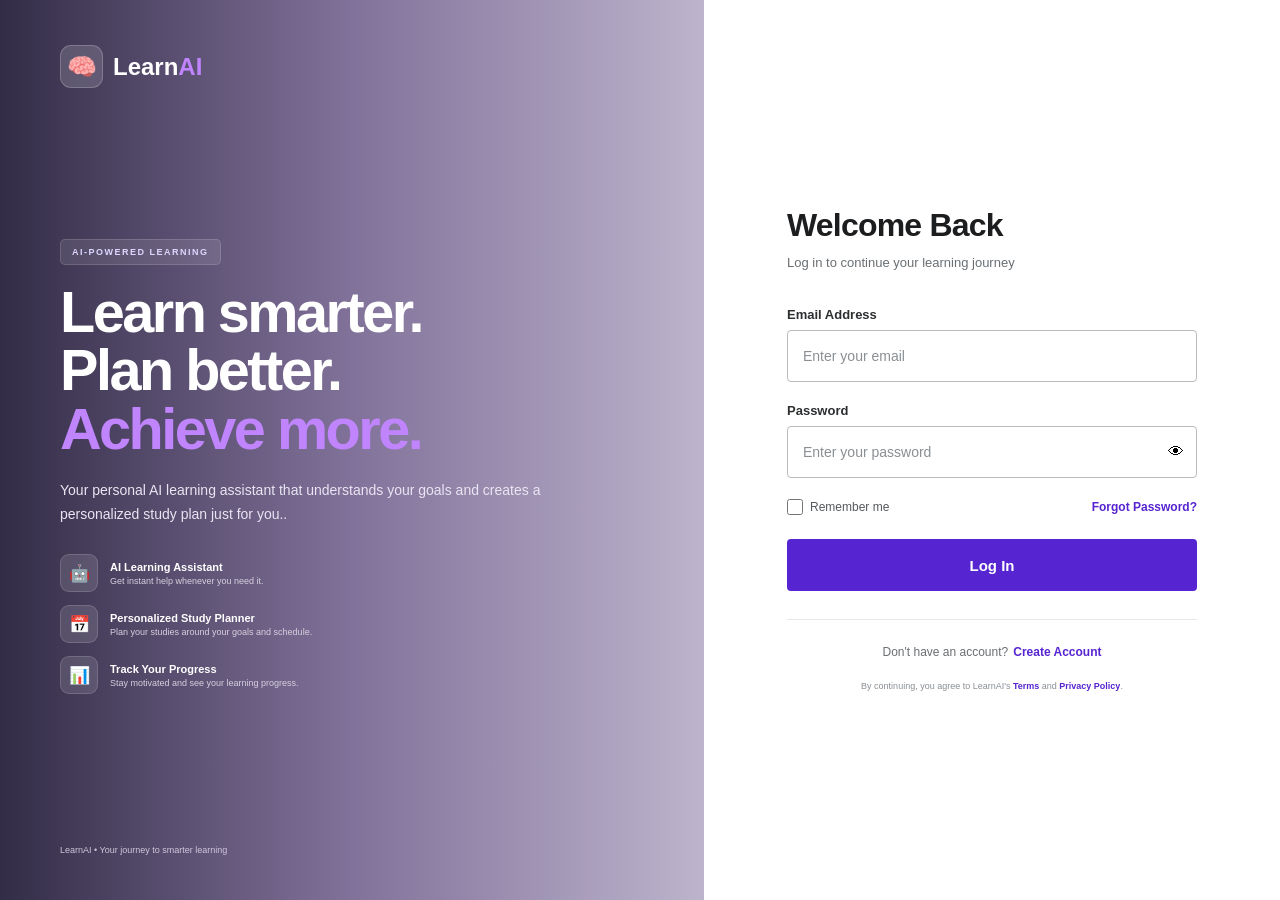
<file: frontend/login.html>
<!DOCTYPE html>
<html lang="en">

<head>

    <meta charset="UTF-8">

    <meta
        name="viewport"
        content="width=device-width, initial-scale=1.0"
    >

    <title>Login | LearnAI</title>

    <link rel="stylesheet" href="login.css">

</head>


<body>


<div class="login-page">


    <!-- =====================================
         LEFT IMAGE SECTION
    ====================================== -->

    <section class="image-section">


   


        <!-- Image overlay -->

        <div class="image-overlay"></div>


        <!-- Content over image -->

        <div class="image-content">


            <!-- Logo -->

            <div class="brand">

                <div class="brand-icon">
                    🧠
                </div>

                <span>
                    Learn<span>AI</span>
                </span>

            </div>


            <!-- Main text -->

            <div class="hero-text">

                <p class="small-heading">
                    AI-POWERED LEARNING
                </p>


                <h1>

                    Learn smarter.
                    <br>

                    Plan better.
                    <br>

                    <span>Achieve more.</span>

                </h1>


                <p class="hero-description">

                    Your personal AI learning assistant
                    that understands your goals and creates
                    a personalized study plan just for you..

                </p>


                <!-- Features -->

                <div class="features">


                    <div class="feature">

                        <div class="feature-icon">
                            🤖
                        </div>

                        <div>

                            <strong>
                                AI Learning Assistant
                            </strong>

                            <p>
                                Get instant help whenever
                                you need it.
                            </p>

                        </div>

                    </div>



                    <div class="feature">

                        <div class="feature-icon">
                            📅
                        </div>

                        <div>

                            <strong>
                                Personalized Study Planner
                            </strong>

                            <p>
                                Plan your studies around
                                your goals and schedule.
                            </p>

                        </div>

                    </div>



                    <div class="feature">

                        <div class="feature-icon">
                            📊
                        </div>

                        <div>

                            <strong>
                                Track Your Progress
                            </strong>

                            <p>
                                Stay motivated and see
                                your learning progress.
                            </p>

                        </div>

                    </div>


                </div>

            </div>


            <!-- Bottom -->

            <p class="copyright">

                LearnAI • Your journey to smarter learning

            </p>


        </div>

    </section>



    <!-- =====================================
         RIGHT LOGIN SECTION
    ====================================== -->

    <section class="login-section">


        <div class="login-container">


            <!-- Mobile Logo -->

            <div class="mobile-brand">

                <div class="brand-icon">
                    🧠
                </div>

                <span>
                    Learn<span>AI</span>
                </span>

            </div>



            <!-- Heading -->

            <div class="login-heading">

                <h2>
                    Welcome Back
                </h2>


                <p>
                    Log in to continue your learning journey
                </p>

            </div>



            <!-- Login Form -->

            <form id="loginForm">


                <!-- EMAIL -->

                <div class="input-group">

                    <label for="loginEmail">
                        Email Address
                    </label>


                    <input
                        type="email"
                        id="loginEmail"
                        placeholder="Enter your email"
                        autocomplete="email"

                        required
                    >

                </div>



                <!-- PASSWORD -->

                <div class="input-group">

                    <label for="loginPassword">
                        Password
                    </label>


                    <div class="password-wrapper">

                        <input
                            type="password"
                            id="loginPassword"
                            placeholder="Enter your password"
                            autocomplete="current-password"
                            required
                        >


                        <button
                            type="button"
                            class="password-toggle"
                            onclick="togglePassword()"
                        >
                            👁
                        </button>

                    </div>

                </div>



                <!-- REMEMBER + FORGOT -->

                <div class="login-options">


                    <label class="remember">

                        <input
                            type="checkbox"
                            id="rememberMe"
                        >

                        <span>
                            Remember me
                        </span>

                    </label>


                    <a
                        href="forgot-password.html"
                        class="forgot-password"
                    >
                        Forgot Password?
                    </a>


                </div>



                <!-- LOGIN -->

                <button
                    type="submit"
                    class="login-button"
                >
                    Log In
                </button>


<!--                <div class="divider">-->

<!--                    <span></span>-->

<!--                    <p>OR</p>-->

<!--                    <span></span>-->

<!--                </div>-->



<!--                &lt;!&ndash; ==============================-->
<!--                     GOOGLE-->
<!--                =============================== &ndash;&gt;-->

<!--                <button-->
<!--                        type="button"-->
<!--                        class="google-button"-->
<!--                        onclick="googleRegister()"-->
<!--                >-->

<!--                    <img-->
<!--                            src="https://www.gstatic.com/firebasejs/ui/2.0.0/images/auth/google.svg"-->
<!--                            alt="Google"-->
<!--                    >-->

<!--                    <span>-->
<!--                    Continue with Google-->
<!--                </span>-->

<!--                </button>-->

            </form>



            <!-- Message -->

            <div
                id="toast"
                class="toast"
            ></div>



            <!-- Register -->

            <div class="register-section">

                <p>
                    Don't have an account?
                </p>


                <a href="register.html">
                    Create Account
                </a>

            </div>



            <!-- Terms -->

            <p class="terms">

                By continuing, you agree to LearnAI's
                <a href="#">Terms</a>
                and
                <a href="#">Privacy Policy</a>.

            </p>


        </div>

    </section>


</div>



<script src="login.js"></script>

</body>

</html>
</file>
<file: style1.css>
* {
  box-sizing: border-box;
}

body {
  margin: 0;
  font-family: Arial, sans-serif;
  color: #25233a;
  background: #f6f6fb;
  /* text-align: center; */
}

/* Header */

header {
  height: 75px;
  display: flex;
  align-items: center;
  justify-content: space-between;
  padding: 0 7%;
  background: white;
  border-bottom: 1px solid #e8e8f0;
}

.logo {
  font-size: 21px;
  font-weight: bold;
}

.logo span {
  color: #6c5ce7;
}

details {
  position: relative;
}

summary {
  display: flex;
  align-items: center;
  gap: 10px;
  cursor: pointer;
  list-style: none;
}

summary::-webkit-details-marker {
  display: none;
}

summary strong,
summary small {
  display: block;
}

summary small {
  margin-top: 3px;
  color: #77798c;
  font-size: 12px;
}

.avatar {
  width: 40px;
  height: 40px;
  display: grid;
  place-items: center;
  color: white;
  font-size: 13px;
  font-weight: bold;
  background: #6c5ce7;
  border-radius: 50%;
}

.profile-menu {
  position: absolute;
  top: 55px;
  right: 0;
  z-index: 1;
  width: 180px;
  padding: 8px;
  background: white;
  border: 1px solid #e8e8f0;
  border-radius: 10px;
  box-shadow: 0 10px 25px rgba(31, 32, 60, 0.12);
}

.profile-menu a {
  display: block;
  padding: 10px;
  color: #25233a;
  text-decoration: none;
  border-radius: 6px;
}

.profile-menu a:hover {
  background: #f3f1ff;
}

/* Main area */

main {
  max-width: 1050px;
  margin: 45px auto;
  padding: 0 20px;
}

.welcome {
  margin-bottom: 25px;
}

.welcome h1 {
  margin: 0;
  font-size: 34px;
}

.learning-section {
  padding: 32px;
  background: white;
  border: 1px solid #e8e8f0;
  border-radius: 18px;
  box-shadow: 0 8px 25px rgba(31, 32, 60, 0.06);
}

.section-heading {
  margin-bottom: 25px;
}

.section-label {
  margin: 0 0 8px;
  color: #6c5ce7;
  font-size: 12px;
  font-weight: bold;
  letter-spacing: 1px;
}

.section-heading h2 {
  margin: 0 0 8px;
  font-size: 26px;
}

.section-heading p:last-child {
  margin: 0;
  color: #77798c;
}

/* Subject cards */

.subject-grid {
  display: grid;
  grid-template-columns: repeat(3, 1fr);
  gap: 15px;
}

.subject-card {
  display: flex;
  align-items: center;
  gap: 12px;
  padding: 17px;
  cursor: pointer;
  background: #fbfaff;
  border: 1px solid #e8e8f0;
  border-radius: 12px;
  transition: 0.2s;
}

.subject-card:hover,
.subject-card.selected {
  background: #f3f1ff;
  border-color: #6c5ce7;
  transform: translateY(-2px);
  box-shadow: 0 7px 16px rgba(108, 92, 231, 0.12);
}

.subject-card input {
  accent-color: #6c5ce7;
}

.subject-icon {
  width: 42px;
  height: 42px;
  display: grid;
  place-items: center;
  flex-shrink: 0;
  color: #6c5ce7;
  font-weight: bold;
  background: #eae6ff;
  border-radius: 10px;
}

.subject-card strong,
.subject-card small {
  display: block;
}

.subject-card strong {
  margin-bottom: 4px;
}

.subject-card small {
  color: #77798c;
  font-size: 12px;
  line-height: 1.4;
}

/* Question box */

.question-box {
  margin-top: 30px;
  padding: 25px;
  background: #f8f7ff;
  border: 1px solid #e4e0ff;
  border-radius: 14px;
}

.question-heading {
  display: flex;
  align-items: center;
  gap: 14px;
  margin-bottom: 20px;
}

.question-icon {
  width: 44px;
  height: 44px;
  display: grid;
  place-items: center;
  color: white;
  font-size: 20px;
  font-weight: bold;
  background: #6c5ce7;
  border-radius: 50%;
}

.question-heading h2 {
  margin: 0 0 4px;
  font-size: 21px;
}

.question-heading p {
  margin: 0;
  color: #77798c;
}

.question-box label {
  display: block;
  margin-bottom: 8px;
  font-weight: bold;
}

textarea {
  width: 100%;
  padding: 14px;
  font: inherit;
  resize: vertical;
  border: 1px solid #dcdcea;
  border-radius: 10px;
  outline: none;
}

textarea:focus {
  border-color: #6c5ce7;
  box-shadow: 0 0 0 3px rgba(108, 92, 231, 0.12);
}

.character-count {
  margin: 7px 0;
  color: #77798c;
  font-size: 12px;
  text-align: right;
}

.ask-button {
  margin-top: 10px;
  padding: 12px 20px;
  color: white;
  font-weight: bold;
  cursor: pointer;
  background: #6c5ce7;
  border: none;
  border-radius: 9px;
}

.ask-button:hover {
  background: #5947d5;
}

.form-message {
  margin: 14px 0 0;
  font-weight: bold;
}

.success {
  color: #16865f;
}

.error {
  color: #d63031;
}

/* Responsive design */

@media (max-width: 800px) {
  .subject-grid {
    grid-template-columns: repeat(2, 1fr);
  }
}

@media (max-width: 550px) {
  header {
    padding: 0 20px;
  }

  summary small {
    display: none;
  }

  .learning-section {
    padding: 20px;
  }

  .subject-grid {
    grid-template-columns: 1fr;
  }

  .ask-button {
    width: 100%;
  }
}

/* .btn{
  margin-top: 15px;
  padding: 10px;
  background-color: #6c5ce7;
  color: white;
  text-align: center;
  border-radius: 50px;
  border: none;
}
 */


 .quiz_container {
  text-align: center;
  margin: 30px;
}

.btn {
  /* margin-top: 15px; */
  padding: 10px 25px;
  background-color: #6c5ce7;
  color: white;
  text-align: center;
  border-radius: 50px;
  border: none;
  cursor: pointer;
  font-family: inherit;
  font-size: 20px;
}
</file>
<file: landing.css>
/* =====================================================
   RESET
===================================================== */

* {
    margin: 0;
    padding: 0;
    box-sizing: border-box;
}


html {
    scroll-behavior: smooth;
}


body {
    font-family: "Inter", Arial, sans-serif;
    color: #171717;
    background: #ffffff;
    overflow-x: hidden;
}


a {
    text-decoration: none;
    color: inherit;
}


button,
input {
    font-family: inherit;
}


/* =====================================================
   VARIABLES
===================================================== */

:root {

    --primary: #6d28d9;

    --primary-dark: #5b21b6;

    --primary-light: #f3e8ff;

    --text: #171717;

    --text-light: #646b73;

    --border: #e5e7eb;

    --background: #ffffff;

    --light-bg: #f8f7fc;

}


/* =====================================================
   COMMON
===================================================== */

.container {

    width: min(
        1180px,
        calc(100% - 50px)
    );

    margin: auto;

}


.primary-btn {

    display: inline-flex;

    align-items: center;

    justify-content: center;

    gap: 12px;

    min-height: 50px;

    padding: 0 23px;

    color: white;

    background: var(--primary);

    border-radius: 7px;

    font-size: 13px;

    font-weight: 700;

    transition: 0.25s;

    box-shadow:
        0 10px 25px
        rgba(109, 40, 217, 0.20);

}


.primary-btn:hover {

    background: var(--primary-dark);

    transform: translateY(-2px);

    box-shadow:
        0 14px 30px
        rgba(109, 40, 217, 0.28);

}


.primary-btn span {

    font-size: 17px;

}


/* =====================================================
   NAVBAR
===================================================== */

.navbar {

    position: sticky;

    top: 0;

    z-index: 1000;

    height: 72px;

    background:
        rgba(255,255,255,0.96);

    border-bottom:
        1px solid var(--border);

    backdrop-filter: blur(12px);

}


.nav-container {

    max-width: 1250px;

    height: 100%;

    margin: auto;

    padding: 0 25px;

    display: flex;

    align-items: center;

    gap: 50px;

}


/* LOGO */

.logo {

    display: flex;

    align-items: center;

    gap: 9px;

    font-size: 19px;

    font-weight: 800;

    white-space: nowrap;

}


.logo-icon {

    width: 39px;

    height: 39px;

    display: flex;

    align-items: center;

    justify-content: center;

    background:
        var(--primary-light);

    border-radius: 10px;

    font-size: 19px;

}


.logo-ai {

    color: var(--primary);

}


/* NAV */

.nav-links {

    display: flex;

    align-items: center;

    gap: 30px;

}


.nav-links a {

    color: #45494d;

    font-size: 12px;

    font-weight: 500;

    transition: 0.2s;

}


.nav-links a:hover {

    color: var(--primary);

}


/* ACTIONS */

.nav-actions {

    margin-left: auto;

    display: flex;

    align-items: center;

    gap: 10px;

}


.login-btn {

    padding: 11px 18px;

    border: 1px solid #171717;

    border-radius: 6px;

    font-size: 12px;

    font-weight: 700;

}


.login-btn:hover {

    background: #171717;

    color: white;

}


.get-started-btn {

    padding: 12px 19px;

    color: white;

    background: var(--primary);

    border-radius: 6px;

    font-size: 12px;

    font-weight: 700;

}


.get-started-btn:hover {

    background: var(--primary-dark);

}


/* MOBILE BUTTON */

.menu-btn {

    display: none;

    margin-left: auto;

    border: none;

    background: transparent;

    font-size: 25px;

    cursor: pointer;

}


/* MOBILE MENU */

.mobile-menu {

    display: none;

}


/* =====================================================
   HERO
===================================================== */

.hero {

    min-height: 650px;

    background:
        linear-gradient(
            120deg,
            #faf7ff 0%,
            #ffffff 48%,
            #f4f7ff 100%
        );

    overflow: hidden;

}


.hero-container {

    max-width: 1250px;

    min-height: 650px;

    margin: auto;

    padding: 75px 40px;

    display: grid;

    grid-template-columns:
        0.95fr 1.05fr;

    align-items: center;

    gap: 50px;

}


/* HERO CONTENT */

.hero-badge {

    width: fit-content;

    display: flex;

    align-items: center;

    gap: 8px;

    padding: 8px 12px;

    margin-bottom: 23px;

    color: var(--primary);

    background:
        var(--primary-light);

    border-radius: 5px;

    font-size: 10px;

    font-weight: 700;

}


.badge-dot {

    width: 7px;

    height: 7px;

    background: #8b5cf6;

    border-radius: 50%;

    animation:
        pulse 2s infinite;

}


@keyframes pulse {

    0% {

        box-shadow:
            0 0 0 0
            rgba(139,92,246,0.5);

    }

    70% {

        box-shadow:
            0 0 0 7px
            rgba(139,92,246,0);

    }

    100% {

        box-shadow:
            0 0 0 0
            rgba(139,92,246,0);

    }

}


.hero-content h1 {

    max-width: 620px;

    font-size:
        clamp(45px, 5vw, 68px);

    line-height: 1.04;

    letter-spacing: -3px;

    margin-bottom: 23px;

}


.hero-content h1 span {

    display: block;

    color: var(--primary);

}


.hero-content > p {

    max-width: 570px;

    color: var(--text-light);

    font-size: 15px;

    line-height: 1.8;

    margin-bottom: 30px;

}


/* BUTTONS */

.hero-buttons {

    display: flex;

    gap: 10px;

    margin-bottom: 35px;

}


.secondary-btn {

    min-height: 50px;

    display: inline-flex;

    align-items: center;

    justify-content: center;

    padding: 0 22px;

    border: 1px solid #202124;

    border-radius: 7px;

    background: white;

    font-size: 13px;

    font-weight: 700;

    transition: 0.25s;

}


.secondary-btn:hover {

    background: #171717;

    color: white;

}


/* TRUST */

.hero-trust {

    display: flex;

    gap: 25px;

}


.trust-item {

    display: flex;

    align-items: center;

    gap: 9px;

}


.trust-icon {

    width: 34px;

    height: 34px;

    display: flex;

    align-items: center;

    justify-content: center;

    background: white;

    border: 1px solid var(--border);

    border-radius: 8px;

    font-size: 15px;

}


.trust-item strong {

    display: block;

    font-size: 10px;

}


.trust-item small {

    display: block;

    margin-top: 3px;

    color: #8a8f94;

    font-size: 8px;

}


/* =====================================================
   HERO VISUAL
===================================================== */

.hero-visual {

    position: relative;

    min-height: 510px;

    display: flex;

    align-items: center;

    justify-content: center;

    transition:
        transform 0.2s ease;

}


/* CIRCLES */

.hero-circle {

    position: absolute;

    border-radius: 50%;

    border: 1px solid #ddd6fe;

}


.circle-one {

    width: 430px;

    height: 430px;

    animation:
        rotate 18s linear infinite;

}


.circle-two {

    width: 510px;

    height: 510px;

    border-color: #e0e7ff;

    animation:
        rotate 25s linear infinite reverse;

}


@keyframes rotate {

    from {

        transform:
            rotate(0deg);

    }

    to {

        transform:
            rotate(360deg);

    }

}


/* DASHBOARD */

.dashboard-card {

    position: relative;

    z-index: 3;

    width: 445px;

    padding: 24px;

    background:
        rgba(255,255,255,0.96);

    border: 1px solid #e0e3e7;

    border-radius: 13px;

    box-shadow:
        0 25px 70px
        rgba(31,41,55,0.14);

}


/* DASHBOARD HEADER */

.dashboard-header {

    display: flex;

    justify-content: space-between;

    align-items: center;

    margin-bottom: 20px;

}


.dashboard-label {

    display: block;

    color: var(--primary);

    font-size: 7px;

    font-weight: 800;

    letter-spacing: 1px;

    margin-bottom: 5px;

}


.dashboard-header h3 {

    font-size: 14px;

}


.profile-circle {

    width: 36px;

    height: 36px;

    display: flex;

    align-items: center;

    justify-content: center;

    background: var(--primary-light);

    border-radius: 50%;

    font-size: 17px;

}


/* PROGRESS */

.progress-card {

    padding: 17px;

    background: #f8f7fc;

    border-radius: 8px;

    margin-bottom: 19px;

}


.progress-top {

    display: flex;

    align-items: center;

    justify-content: space-between;

    margin-bottom: 10px;

}


.progress-top span {

    display: block;

    color: #73777b;

    font-size: 8px;

}


.progress-top strong {

    display: block;

    margin-top: 3px;

    font-size: 20px;

}


.progress-up {

    color: #16a34a !important;

    font-size: 8px !important;

    font-weight: 700;

}


.progress-bar {

    height: 7px;

    overflow: hidden;

    background: #e5e7eb;

    border-radius: 20px;

}


.progress-bar span {

    display: block;

    width: 72%;

    height: 100%;

    background:
        linear-gradient(
            90deg,
            #6d28d9,
            #8b5cf6
        );

    border-radius: 20px;

    animation:
        progressAnimation 2s ease;

}


@keyframes progressAnimation {

    from {

        width: 0;

    }

    to {

        width: 72%;

    }

}


.progress-card > small {

    display: block;

    margin-top: 8px;

    color: #8a8f94;

    font-size: 7px;

}


/* TODAY */

.today-section {

    padding: 3px;

}


.section-title {

    display: flex;

    justify-content: space-between;

    align-items: center;

    margin-bottom: 10px;

}


.section-title span:first-child {

    display: block;

    color: #8a8f94;

    font-size: 7px;

    font-weight: 800;

    letter-spacing: 1px;

}


.section-title strong {

    display: block;

    margin-top: 4px;

    font-size: 10px;

}


.calendar {

    width: 28px;

    height: 28px;

    display: flex;

    align-items: center;

    justify-content: center;

    background: #f3f4f6;

    border-radius: 6px;

    font-size: 12px;

}


/* TASK */

.study-task {

    display: flex;

    align-items: center;

    gap: 9px;

    padding: 10px;

    margin-top: 7px;

    border: 1px solid #eeeeee;

    border-radius: 7px;

    transition: 0.2s;

}


.study-task:hover {

    transform:
        translateX(4px);

    border-color:
        #d8b4fe;

}


.task-check {

    width: 18px;

    height: 18px;

    flex-shrink: 0;

    display: flex;

    align-items: center;

    justify-content: center;

    border: 1.5px solid #d1d5db;

    border-radius: 50%;

    font-size: 9px;

}


.completed {

    background: #f7fff9;

}


.completed .task-check {

    background: #16a34a;

    color: white;

    border-color: #16a34a;

}


.task-info {

    flex: 1;

}


.task-info strong {

    display: block;

    font-size: 9px;

}


.task-info small {

    display: block;

    margin-top: 3px;

    color: #8a8f94;

    font-size: 7px;

}


.task-status {

    color: #16a34a;

    font-size: 7px;

    font-weight: 700;

}


.task-arrow {

    color: var(--primary);

    font-weight: 700;

}


/* FLOATING AI */

.ai-floating-card {

    position: absolute;

    z-index: 5;

    top: 70px;

    left: 0;

    width: 225px;

    display: flex;

    gap: 10px;

    padding: 12px;

    background: white;

    border: 1px solid var(--border);

    border-radius: 9px;

    box-shadow:
        0 15px 35px
        rgba(31,41,55,0.12);

    animation:
        float 4s ease-in-out infinite;

}


.ai-avatar {

    width: 32px;

    height: 32px;

    flex-shrink: 0;

    display: flex;

    align-items: center;

    justify-content: center;

    background: var(--primary-light);

    border-radius: 8px;

}


.ai-floating-card strong {

    display: block;

    font-size: 9px;

}


.ai-floating-card p {

    margin-top: 4px;

    color: #73777b;

    font-size: 7px;

    line-height: 1.5;

}


/* STREAK */

.streak-card {

    position: absolute;

    z-index: 5;

    right: 0;

    bottom: 60px;

    display: flex;

    align-items: center;

    gap: 8px;

    padding: 11px 13px;

    background: white;

    border: 1px solid var(--border);

    border-radius: 8px;

    box-shadow:
        0 15px 35px
        rgba(31,41,55,0.12);

    animation:
        float 4s ease-in-out infinite;

    animation-delay:
        1.5s;

}


.streak-card > span {

    font-size: 19px;

}


.streak-card strong {

    display: block;

    font-size: 9px;

}


.streak-card small {

    display: block;

    margin-top: 3px;

    color: #8a8f94;

    font-size: 7px;

}


@keyframes float {

    0%,
    100% {

        transform:
            translateY(0);

    }

    50% {

        transform:
            translateY(-10px);

    }

}


/* =====================================================
   STATS
===================================================== */

.stats-section {

    border-top:
        1px solid var(--border);

    border-bottom:
        1px solid var(--border);

    background: white;

}


.stats-container {

    max-width: 1100px;

    min-height: 100px;

    margin: auto;

    padding: 20px;

    display: grid;

    grid-template-columns:
        repeat(4, 1fr);

}


.stat {

    display: flex;

    flex-direction: column;

    align-items: center;

    justify-content: center;

    text-align: center;

    border-right:
        1px solid var(--border);

}


.stat:last-child {

    border: none;

}


.stat strong {

    color: var(--primary);

    font-size: 21px;

    margin-bottom: 5px;

}


.stat span {

    color: #73777b;

    font-size: 9px;

}


/* =====================================================
   SECTION HEADING
===================================================== */

.section-heading {

    max-width: 650px;

    margin-bottom: 50px;

}


.section-heading.center {

    margin-left: auto;

    margin-right: auto;

    text-align: center;

}


.section-heading > span {

    display: inline-block;

    margin-bottom: 12px;

    color: var(--primary);

    font-size: 9px;

    font-weight: 800;

    letter-spacing: 1.5px;

}


.section-heading h2 {

    font-size:
        clamp(32px,4vw,47px);

    line-height: 1.12;

    letter-spacing: -1.7px;

    margin-bottom: 14px;

}


.section-heading em {

    color: var(--primary);

    font-style: normal;

}


.section-heading p {

    color: #73777b;

    font-size: 13px;

    line-height: 1.7;

}


/* =====================================================
   FEATURES
===================================================== */

.features-section {

    padding: 110px 0;

    background: white;

}


.features-grid {

    display: grid;

    grid-template-columns:
        repeat(3, 1fr);

    gap: 17px;

}


.feature-card {

    position: relative;

    min-height: 280px;

    padding: 25px;

    border:
        1px solid var(--border);

    border-radius: 9px;

    background: white;

    overflow: hidden;

    transition:
        transform 0.3s,
        box-shadow 0.3s;

}


.feature-card:hover {

    transform:
        translateY(-7px);

    box-shadow:
        0 20px 40px
        rgba(31,41,55,0.09);

}


.feature-card.featured {

    grid-column: span 2;

    background:
        linear-gradient(
            135deg,
            #faf7ff,
            #ffffff
        );

}


.feature-icon {

    width: 49px;

    height: 49px;

    display: flex;

    align-items: center;

    justify-content: center;

    margin-bottom: 20px;

    border-radius: 10px;

    font-size: 22px;

}


.purple {

    background: #f3e8ff;

}


.blue {

    background: #eff6ff;

}


.green {

    background: #ecfdf5;

}


.orange {

    background: #fff7ed;

}


.pink {

    background: #fdf2f8;

}


.yellow {

    background: #fefce8;

}


.feature-number {

    position: absolute;

    top: 26px;

    right: 25px;

    color: #c5c9ce;

    font-size: 10px;

    font-weight: 800;

}


.feature-card h3 {

    margin-bottom: 9px;

    font-size: 16px;

}


.feature-card > p {

    max-width: 440px;

    color: #73777b;

    font-size: 10px;

    line-height: 1.7;

}


/* CHAT PREVIEW */

.chat-preview {

    width: 280px;

    margin-top: 20px;

}


.chat-message {

    padding: 8px 10px;

    margin-top: 7px;

    border-radius: 6px;

    font-size: 8px;

    line-height: 1.5;

}


.user-message {

    margin-left: 50px;

    background: #ede9fe;

}


.ai-message {

    background: white;

    border:
        1px solid #e5e7eb;

}


/* MINI PLAN */

.mini-plan {

    margin-top: 18px;

}


.mini-plan div {

    display: flex;

    align-items: center;

    gap: 7px;

    padding: 7px;

    margin-top: 5px;

    background: #f8fafc;

    border-radius: 5px;

    font-size: 8px;

}


.mini-plan span {

    color: #16a34a;

}


.mini-plan small {

    margin-left: auto;

    color: #8a8f94;

}


/* CHART */

.mini-chart {

    height: 75px;

    display: flex;

    align-items: end;

    gap: 8px;

    margin-top: 20px;

    padding: 0 10px;

    border-bottom:
        1px solid #e5e7eb;

}


.chart-bar {

    flex: 1;

    background:
        linear-gradient(
            to top,
            #6d28d9,
            #a78bfa
        );

    border-radius:
        4px 4px 0 0;

}


.bar-1 {

    height: 35%;

}


.bar-2 {

    height: 55%;

}


.bar-3 {

    height: 43%;

}


.bar-4 {

    height: 70%;

}


.bar-5 {

    height: 58%;

}


.bar-6 {

    height: 80%;

}


.bar-7 {

    height: 95%;

}


/* ADAPTIVE */

.adaptive-flow {

    display: flex;

    align-items: center;

    gap: 5px;

    margin-top: 20px;

    color: #6b7280;

    font-size: 7px;

}


.adaptive-flow span {

    padding: 7px;

    background: #f8fafc;

    border-radius: 5px;

}


.adaptive-flow b {

    color: var(--primary);

}


/* =====================================================
   HOW IT WORKS
===================================================== */

.how-section {

    padding: 110px 0;

    background:
        #f8f7fc;

}


.steps-container {

    display: flex;

    align-items: center;

    justify-content: center;

}


.step {

    width: 270px;

    text-align: center;

}


.step-number {

    color: var(--primary);

    font-size: 10px;

    font-weight: 800;

    margin-bottom: 12px;

}


.step-icon {

    width: 70px;

    height: 70px;

    display: flex;

    align-items: center;

    justify-content: center;

    margin: auto auto 18px;

    background: white;

    border:
        1px solid #ddd6fe;

    border-radius: 50%;

    font-size: 27px;

    box-shadow:
        0 10px 25px
        rgba(31,41,55,0.06);

}


.step h3 {

    margin-bottom: 9px;

    font-size: 14px;

}


.step p {

    color: #73777b;

    font-size: 10px;

    line-height: 1.7;

}


.step-connector {

    width: 80px;

    text-align: center;

    color: #a78bfa;

    font-size: 25px;

}


/* =====================================================
   AI ASSISTANT
===================================================== */

.assistant-section {

    padding: 110px 0;

    background: white;

}


.assistant-container {

    display: grid;

    grid-template-columns:
        0.85fr 1fr;

    gap: 90px;

    align-items: center;

}


.assistant-content > span {

    display: block;

    margin-bottom: 12px;

    color: var(--primary);

    font-size: 9px;

    font-weight: 800;

    letter-spacing: 1.5px;

}


.assistant-content h2 {

    font-size:
        clamp(33px,4vw,48px);

    line-height: 1.1;

    letter-spacing: -1.5px;

    margin-bottom: 18px;

}


.assistant-content h2 em {

    color: var(--primary);

    font-style: normal;

}


.assistant-content > p {

    color: #73777b;

    font-size: 12px;

    line-height: 1.8;

    margin-bottom: 22px;

}


.assistant-content ul {

    list-style: none;

    margin-bottom: 28px;

}


.assistant-content li {

    display: flex;

    align-items: center;

    gap: 8px;

    margin-top: 10px;

    font-size: 10px;

}


.assistant-content li span {

    width: 20px;

    height: 20px;

    display: flex;

    align-items: center;

    justify-content: center;

    background: #dcfce7;

    color: #16a34a;

    border-radius: 50%;

    font-size: 8px;

}


/* CHAT */

.chat-window {

    border:
        1px solid #dddfe3;

    border-radius: 12px;

    overflow: hidden;

    box-shadow:
        0 25px 60px
        rgba(31,41,55,0.11);

}


.chat-header {

    display: flex;

    align-items: center;

    gap: 10px;

    padding: 15px;

    background:
        #fafafa;

    border-bottom:
        1px solid var(--border);

}


.chat-ai-icon {

    width: 35px;

    height: 35px;

    display: flex;

    align-items: center;

    justify-content: center;

    background:
        var(--primary-light);

    border-radius: 8px;

}


.chat-header strong {

    display: block;

    font-size: 10px;

}


.chat-header small {

    display: block;

    margin-top: 3px;

    color: #16a34a;

    font-size: 7px;

}


.chat-body {

    min-height: 310px;

    padding: 22px;

    background: white;

}


.chat-user {

    max-width: 250px;

    margin-left: auto;

    padding: 10px;

    background: #f3e8ff;

    border-radius: 8px 8px 2px 8px;

    font-size: 9px;

    line-height: 1.5;

}


.chat-ai {

    display: flex;

    gap: 9px;

    margin-top: 15px;

}


.chat-ai > span {

    width: 25px;

    height: 25px;

    flex-shrink: 0;

    display: flex;

    align-items: center;

    justify-content: center;

    background: var(--primary-light);

    border-radius: 6px;

    font-size: 12px;

}


.chat-ai p {

    max-width: 330px;

    padding: 10px;

    background: #f8fafc;

    border-radius: 2px 8px 8px 8px;

    color: #4b5563;

    font-size: 9px;

    line-height: 1.6;

}


.chat-suggestion {

    width: fit-content;

    margin: 18px 0 0 34px;

    padding: 8px 10px;

    color: var(--primary);

    background: #faf5ff;

    border-radius: 5px;

    font-size: 8px;

}


.chat-input {

    display: flex;

    align-items: center;

    gap: 10px;

    padding: 13px;

    border-top:
        1px solid var(--border);

}


.chat-input span {

    flex: 1;

    color: #9ca3af;

    font-size: 8px;

}


.chat-input button {

    width: 28px;

    height: 28px;

    border: none;

    color: white;

    background: var(--primary);

    border-radius: 6px;

    cursor: pointer;

}


/* =====================================================
   CTA
===================================================== */

.cta-section {

    padding: 90px 25px;

    background:
        #f8f7fc;

}


.cta-box {

    max-width: 850px;

    margin: auto;

    padding: 60px 30px;

    text-align: center;

    color: white;

    background:
        linear-gradient(
            135deg,
            #1e1535,
            #31205c
        );

    border-radius: 12px;

    box-shadow:
        0 25px 60px
        rgba(31,41,55,0.16);

}


.cta-icon {

    display: block;

    margin-bottom: 15px;

    font-size: 33px;

}


.cta-box h2 {

    font-size:
        clamp(28px,4vw,40px);

    line-height: 1.15;

    margin-bottom: 12px;

}


.cta-box p {

    max-width: 550px;

    margin: auto auto 25px;

    color: #d4d0df;

    font-size: 12px;

    line-height: 1.7;

}


.cta-box small {

    display: block;

    margin-top: 15px;

    color: #aaa2bc;

    font-size: 8px;

}


.cta-box small a {

    color: #c4b5fd;

    font-weight: 700;

}


/* =====================================================
   FOOTER
===================================================== */

.footer {

    padding:
        55px 25px 0;

    background:
        #111111;

    color: white;

}


.footer-container {

    max-width: 1180px;

    margin: auto;

    padding-bottom: 45px;

    display: grid;

    grid-template-columns:
        2fr 1fr 1fr 1fr;

    gap: 50px;

}


.footer-logo {

    color: white;

}


.footer-brand p {

    max-width: 270px;

    margin-top: 14px;

    color: #9ca3af;

    font-size: 9px;

    line-height: 1.7;

}


.footer-column {

    display: flex;

    flex-direction: column;

    gap: 12px;

}


.footer-column h4 {

    margin-bottom: 4px;

    font-size: 10px;

}


.footer-column a {

    color: #9ca3af;

    font-size: 9px;

}


.footer-column a:hover {

    color: white;

}


.footer-bottom {

    max-width: 1180px;

    margin: auto;

    padding: 20px 0;

    display: flex;

    justify-content: space-between;

    border-top:
        1px solid #292929;

    color: #6b7280;

    font-size: 8px;

}


/* =====================================================
   SCROLL ANIMATION
===================================================== */

.feature-card,
.step,
.assistant-content,
.chat-window {

    opacity: 0;

    transform:
        translateY(30px);

    transition:
        opacity 0.7s ease,
        transform 0.7s ease;

}


.feature-card.show,
.step.show,
.assistant-content.show,
.chat-window.show {

    opacity: 1;

    transform:
        translateY(0);

}


/* =====================================================
   TABLET
===================================================== */

@media (max-width: 1050px) {

    .nav-container {

        gap: 25px;

    }


    .nav-links {

        gap: 18px;

    }


    .hero-container {

        grid-template-columns:
            1fr 1fr;

        gap: 25px;

        padding:
            65px 25px;

    }


    .dashboard-card {

        width: 400px;

    }


    .features-grid {

        grid-template-columns:
            repeat(2,1fr);

    }


    .feature-card.featured {

        grid-column:
            span 2;

    }


    .assistant-container {

        gap: 50px;

    }

}


/* =====================================================
   MOBILE
===================================================== */

@media (max-width: 800px) {

    .container {

        width:
            calc(100% - 40px);

    }


    /* NAV */

    .nav-container {

        padding:
            0 18px;

    }


    .nav-links,
    .nav-actions {

        display: none;

    }


    .menu-btn {

        display: block;

    }


    .mobile-menu {

        position: absolute;

        top: 72px;

        left: 0;

        width: 100%;

        display: none;

        flex-direction: column;

        background: white;

        border-bottom:
            1px solid var(--border);

        box-shadow:
            0 15px 30px
            rgba(0,0,0,0.08);

    }


    .mobile-menu.active {

        display: flex;

    }


    .mobile-menu a {

        padding:
            15px 20px;

        border-bottom:
            1px solid #f1f1f1;

        font-size: 12px;

    }


    .mobile-start {

        margin:
            10px 20px;

        text-align: center;

        color: white !important;

        background:
            var(--primary);

        border-radius: 6px;

    }


    /* HERO */

    .hero-container {

        grid-template-columns: 1fr;

        padding:
            65px 20px;

        text-align: center;

    }


    .hero-content {

        display: flex;

        flex-direction: column;

        align-items: center;

    }


    .hero-content h1 {

        font-size: 44px;

        letter-spacing:
            -2px;

    }


    .hero-content > p {

        font-size: 12px;

    }


    .hero-buttons {

        justify-content: center;

    }


    .hero-trust {

        justify-content: center;

    }


    .hero-visual {

        min-height: 450px;

    }


    /* STATS */

    .stats-container {

        grid-template-columns:
            repeat(2,1fr);

    }


    .stat {

        padding: 15px;

        border-bottom:
            1px solid var(--border);

    }


    .stat:nth-child(2) {

        border-right: none;

    }


    .stat:nth-child(3),
    .stat:nth-child(4) {

        border-bottom: none;

    }


    /* FEATURES */

    .features-section,
    .how-section,
    .assistant-section {

        padding:
            80px 0;

    }


    .features-grid {

        grid-template-columns: 1fr;

    }


    .feature-card.featured {

        grid-column:
            span 1;

    }


    /* STEPS */

    .steps-container {

        flex-direction: column;

        gap: 20px;

    }


    .step-connector {

        transform:
            rotate(90deg);

    }


    /* ASSISTANT */

    .assistant-container {

        grid-template-columns: 1fr;

        gap: 50px;

    }


    /* FOOTER */

    .footer-container {

        grid-template-columns:
            1fr 1fr;

        gap: 35px;

    }


    .footer-brand {

        grid-column:
            span 2;

    }


    .footer-bottom {

        flex-direction: column;

        gap: 8px;

        text-align: center;

    }

}


/* =====================================================
   SMALL MOBILE
===================================================== */

@media (max-width: 500px) {

    .hero-content h1 {

        font-size: 37px;

    }


    .hero-buttons {

        width: 100%;

        flex-direction: column;

    }


    .hero-buttons a {

        width: 100%;

        max-width: 290px;

    }


    .hero-trust {

        flex-direction: column;

        align-items: flex-start;

        text-align: left;

    }


    .hero-visual {

        min-height: 390px;

        transform:
            scale(0.86);

        margin:
            -20px -30px;

    }


    .dashboard-card {

        width: 350px;

    }


    .ai-floating-card {

        left: -15px;

    }


    .streak-card {

        right: -10px;

    }


    .footer-container {

        grid-template-columns: 1fr;

    }


    .footer-brand {

        grid-column:
            span 1;

    }

}
</file>
<file: frontend/dashboard.css>
* {
  box-sizing: border-box;
}

body {
  margin: 0;
  font-family: Arial, sans-serif;
  color: #25233a;
  background: #f6f6fb;
  /* text-align: center; */
}

/* Header */

header {
  height: 75px;
  display: flex;
  align-items: center;
  justify-content: space-between;
  padding: 0 7%;
  background: white;
  border-bottom: 1px solid #e8e8f0;
}

.logo {
  font-size: 21px;
  font-weight: bold;
}

.logo span {
  color: #6c5ce7;
}

details {
  position: relative;
}

summary {
  display: flex;
  align-items: center;
  gap: 10px;
  cursor: pointer;
  list-style: none;
}

summary::-webkit-details-marker {
  display: none;
}

summary strong,
summary small {
  display: block;
}

summary small {
  margin-top: 3px;
  color: #77798c;
  font-size: 12px;
}

.avatar {
  width: 40px;
  height: 40px;
  display: grid;
  place-items: center;
  color: white;
  font-size: 13px;
  font-weight: bold;
  background: #6c5ce7;
  border-radius: 50%;
}

.profile-menu {
  position: absolute;
  top: 55px;
  right: 0;
  z-index: 1;
  width: 180px;
  padding: 8px;
  background: white;
  border: 1px solid #e8e8f0;
  border-radius: 10px;
  box-shadow: 0 10px 25px rgba(31, 32, 60, 0.12);
}

.profile-menu a {
  display: block;
  padding: 10px;
  color: #25233a;
  text-decoration: none;
  border-radius: 6px;
}

.profile-menu a:hover {
  background: #f3f1ff;
}

/* Main area */

main {
  max-width: 1050px;
  margin: 45px auto;
  padding: 0 20px;
}

.welcome {
  margin-bottom: 25px;
}

.welcome h1 {
  margin: 0;
  font-size: 34px;
}

.learning-section {
  padding: 32px;
  background: white;
  border: 1px solid #e8e8f0;
  border-radius: 18px;
  box-shadow: 0 8px 25px rgba(31, 32, 60, 0.06);
}

.section-heading {
  margin-bottom: 25px;
}

.section-label {
  margin: 0 0 8px;
  color: #6c5ce7;
  font-size: 12px;
  font-weight: bold;
  letter-spacing: 1px;
}

.section-heading h2 {
  margin: 0 0 8px;
  font-size: 26px;
}

.section-heading p:last-child {
  margin: 0;
  color: #77798c;
}

/* Subject cards */

.subject-grid {
  display: grid;
  grid-template-columns: repeat(3, 1fr);
  gap: 15px;
}

.subject-card {
  display: flex;
  align-items: center;
  gap: 12px;
  padding: 17px;
  cursor: pointer;
  background: #fbfaff;
  border: 1px solid #e8e8f0;
  border-radius: 12px;
  transition: 0.2s;
}

.subject-card:hover,
.subject-card.selected {
  background: #f3f1ff;
  border-color: #6c5ce7;
  transform: translateY(-2px);
  box-shadow: 0 7px 16px rgba(108, 92, 231, 0.12);
}

.subject-card input {
  accent-color: #6c5ce7;
}

.subject-icon {
  width: 42px;
  height: 42px;
  display: grid;
  place-items: center;
  flex-shrink: 0;
  color: #6c5ce7;
  font-weight: bold;
  background: #eae6ff;
  border-radius: 10px;
}

.subject-card strong,
.subject-card small {
  display: block;
}

.subject-card strong {
  margin-bottom: 4px;
}

.subject-card small {
  color: #77798c;
  font-size: 12px;
  line-height: 1.4;
}

/* Question box */

.question-box {
  margin-top: 30px;
  padding: 25px;
  background: #f8f7ff;
  border: 1px solid #e4e0ff;
  border-radius: 14px;
}

.question-heading {
  display: flex;
  align-items: center;
  gap: 14px;
  margin-bottom: 20px;
}

.question-icon {
  width: 44px;
  height: 44px;
  display: grid;
  place-items: center;
  color: white;
  font-size: 20px;
  font-weight: bold;
  background: #6c5ce7;
  border-radius: 50%;
}

.question-heading h2 {
  margin: 0 0 4px;
  font-size: 21px;
}

.question-heading p {
  margin: 0;
  color: #77798c;
}

.question-box label {
  display: block;
  margin-bottom: 8px;
  font-weight: bold;
}

textarea {
  width: 100%;
  padding: 14px;
  font: inherit;
  resize: vertical;
  border: 1px solid #dcdcea;
  border-radius: 10px;
  outline: none;
}

textarea:focus {
  border-color: #6c5ce7;
  box-shadow: 0 0 0 3px rgba(108, 92, 231, 0.12);
}

.character-count {
  margin: 7px 0;
  color: #77798c;
  font-size: 12px;
  text-align: right;
}

.ask-button {
  margin-top: 10px;
  padding: 12px 20px;
  color: white;
  font-weight: bold;
  cursor: pointer;
  background: #6c5ce7;
  border: none;
  border-radius: 9px;
}

.ask-button:hover {
  background: #5947d5;
}

.form-message {
  margin: 14px 0 0;
  font-weight: bold;
}

.success {
  color: #16865f;
}

.error {
  color: #d63031;
}

/* Responsive design */

@media (max-width: 800px) {
  .subject-grid {
    grid-template-columns: repeat(2, 1fr);
  }
}

@media (max-width: 550px) {
  header {
    padding: 0 20px;
  }

  summary small {
    display: none;
  }

  .learning-section {
    padding: 20px;
  }

  .subject-grid {
    grid-template-columns: 1fr;
  }

  .ask-button {
    width: 100%;
  }
}

/* .btn{
  margin-top: 15px;
  padding: 10px;
  background-color: #6c5ce7;
  color: white;
  text-align: center;
  border-radius: 50px;
  border: none;
}
 */


 .quiz_container {
  text-align: center;
  margin: 30px;
}

.btn {
  margin-top: 15px auto;
  padding: 10px 25px;
  background-color: #6c5ce7;
  color: white;
  text-align: center;
  border-radius: 50px;
  border: none;
  cursor: pointer;
  font-family: inherit;
  font-size: 20px;
}
</file>
<file: frontend/landing.css>
/* =====================================================
   RESET
===================================================== */

* {
    margin: 0;
    padding: 0;
    box-sizing: border-box;
}


html {
    scroll-behavior: smooth;
}


body {
    font-family: "Inter", Arial, sans-serif;
    color: #171717;
    background: #ffffff;
    overflow-x: hidden;
}


a {
    text-decoration: none;
    color: inherit;
}


button,
input {
    font-family: inherit;
}


/* =====================================================
   VARIABLES
===================================================== */

:root {

    --primary: #6d28d9;

    --primary-dark: #5b21b6;

    --primary-light: #f3e8ff;

    --text: #171717;

    --text-light: #646b73;

    --border: #e5e7eb;

    --background: #ffffff;

    --light-bg: #f8f7fc;

}


/* =====================================================
   COMMON
===================================================== */

.container {

    width: min(
        1180px,
        calc(100% - 50px)
    );

    margin: auto;

}


.primary-btn {

    display: inline-flex;

    align-items: center;

    justify-content: center;

    gap: 12px;

    min-height: 50px;

    padding: 0 23px;

    color: white;

    background: var(--primary);

    border-radius: 7px;

    font-size: 13px;

    font-weight: 700;

    transition: 0.25s;

    box-shadow:
        0 10px 25px
        rgba(109, 40, 217, 0.20);

}


.primary-btn:hover {

    background: var(--primary-dark);

    transform: translateY(-2px);

    box-shadow:
        0 14px 30px
        rgba(109, 40, 217, 0.28);

}


.primary-btn span {

    font-size: 17px;

}


/* =====================================================
   NAVBAR
===================================================== */

.navbar {

    position: sticky;

    top: 0;

    z-index: 1000;

    height: 72px;

    background:
        rgba(255,255,255,0.96);

    border-bottom:
        1px solid var(--border);

    backdrop-filter: blur(12px);

}


.nav-container {

    max-width: 1250px;

    height: 100%;

    margin: auto;

    padding: 0 25px;

    display: flex;

    align-items: center;

    gap: 50px;

}


/* LOGO */

.logo {

    display: flex;

    align-items: center;

    gap: 9px;

    font-size: 19px;

    font-weight: 800;

    white-space: nowrap;

}


.logo-icon {

    width: 39px;

    height: 39px;

    display: flex;

    align-items: center;

    justify-content: center;

    background:
        var(--primary-light);

    border-radius: 10px;

    font-size: 19px;

}


.logo-ai {

    color: var(--primary);

}


/* NAV */

.nav-links {

    display: flex;

    align-items: center;

    gap: 30px;

}


.nav-links a {

    color: #45494d;

    font-size: 12px;

    font-weight: 500;

    transition: 0.2s;

}


.nav-links a:hover {

    color: var(--primary);

}


/* ACTIONS */

.nav-actions {

    margin-left: auto;

    display: flex;

    align-items: center;

    gap: 10px;

}


.login-btn {

    padding: 11px 18px;

    border: 1px solid #171717;

    border-radius: 6px;

    font-size: 12px;

    font-weight: 700;

}


.login-btn:hover {

    background: #171717;

    color: white;

}


.get-started-btn {

    padding: 12px 19px;

    color: white;

    background: var(--primary);

    border-radius: 6px;

    font-size: 12px;

    font-weight: 700;

}


.get-started-btn:hover {

    background: var(--primary-dark);

}


/* MOBILE BUTTON */

.menu-btn {

    display: none;

    margin-left: auto;

    border: none;

    background: transparent;

    font-size: 25px;

    cursor: pointer;

}


/* MOBILE MENU */

.mobile-menu {

    display: none;

}


/* =====================================================
   HERO
===================================================== */

.hero {

    min-height: 650px;

    background:
        linear-gradient(
            120deg,
            #faf7ff 0%,
            #ffffff 48%,
            #f4f7ff 100%
        );

    overflow: hidden;

}


.hero-container {

    max-width: 1250px;

    min-height: 650px;

    margin: auto;

    padding: 75px 40px;

    display: grid;

    grid-template-columns:
        0.95fr 1.05fr;

    align-items: center;

    gap: 50px;

}


/* HERO CONTENT */

.hero-badge {

    width: fit-content;

    display: flex;

    align-items: center;

    gap: 8px;

    padding: 8px 12px;

    margin-bottom: 23px;

    color: var(--primary);

    background:
        var(--primary-light);

    border-radius: 5px;

    font-size: 10px;

    font-weight: 700;

}


.badge-dot {

    width: 7px;

    height: 7px;

    background: #8b5cf6;

    border-radius: 50%;

    animation:
        pulse 2s infinite;

}


@keyframes pulse {

    0% {

        box-shadow:
            0 0 0 0
            rgba(139,92,246,0.5);

    }

    70% {

        box-shadow:
            0 0 0 7px
            rgba(139,92,246,0);

    }

    100% {

        box-shadow:
            0 0 0 0
            rgba(139,92,246,0);

    }

}


.hero-content h1 {

    max-width: 620px;

    font-size:
        clamp(45px, 5vw, 68px);

    line-height: 1.04;

    letter-spacing: -3px;

    margin-bottom: 23px;

}


.hero-content h1 span {

    display: block;

    color: var(--primary);

}


.hero-content > p {

    max-width: 570px;

    color: var(--text-light);

    font-size: 15px;

    line-height: 1.8;

    margin-bottom: 30px;

}


/* BUTTONS */

.hero-buttons {

    display: flex;

    gap: 10px;

    margin-bottom: 35px;

}


.secondary-btn {

    min-height: 50px;

    display: inline-flex;

    align-items: center;

    justify-content: center;

    padding: 0 22px;

    border: 1px solid #202124;

    border-radius: 7px;

    background: white;

    font-size: 13px;

    font-weight: 700;

    transition: 0.25s;

}


.secondary-btn:hover {

    background: #171717;

    color: white;

}


/* TRUST */

.hero-trust {

    display: flex;

    gap: 25px;

}


.trust-item {

    display: flex;

    align-items: center;

    gap: 9px;

}


.trust-icon {

    width: 34px;

    height: 34px;

    display: flex;

    align-items: center;

    justify-content: center;

    background: white;

    border: 1px solid var(--border);

    border-radius: 8px;

    font-size: 15px;

}


.trust-item strong {

    display: block;

    font-size: 10px;

}


.trust-item small {

    display: block;

    margin-top: 3px;

    color: #8a8f94;

    font-size: 8px;

}


/* =====================================================
   HERO VISUAL
===================================================== */

.hero-visual {

    position: relative;

    min-height: 510px;

    display: flex;

    align-items: center;

    justify-content: center;

    transition:
        transform 0.2s ease;

}


/* CIRCLES */

.hero-circle {

    position: absolute;

    border-radius: 50%;

    border: 1px solid #ddd6fe;

}


.circle-one {

    width: 430px;

    height: 430px;

    animation:
        rotate 18s linear infinite;

}


.circle-two {

    width: 510px;

    height: 510px;

    border-color: #e0e7ff;

    animation:
        rotate 25s linear infinite reverse;

}


@keyframes rotate {

    from {

        transform:
            rotate(0deg);

    }

    to {

        transform:
            rotate(360deg);

    }

}


/* DASHBOARD */

.dashboard-card {

    position: relative;

    z-index: 3;

    width: 445px;

    padding: 24px;

    background:
        rgba(255,255,255,0.96);

    border: 1px solid #e0e3e7;

    border-radius: 13px;

    box-shadow:
        0 25px 70px
        rgba(31,41,55,0.14);

}


/* DASHBOARD HEADER */

.dashboard-header {

    display: flex;

    justify-content: space-between;

    align-items: center;

    margin-bottom: 20px;

}


.dashboard-label {

    display: block;

    color: var(--primary);

    font-size: 7px;

    font-weight: 800;

    letter-spacing: 1px;

    margin-bottom: 5px;

}


.dashboard-header h3 {

    font-size: 14px;

}


.profile-circle {

    width: 36px;

    height: 36px;

    display: flex;

    align-items: center;

    justify-content: center;

    background: var(--primary-light);

    border-radius: 50%;

    font-size: 17px;

}


/* PROGRESS */

.progress-card {

    padding: 17px;

    background: #f8f7fc;

    border-radius: 8px;

    margin-bottom: 19px;

}


.progress-top {

    display: flex;

    align-items: center;

    justify-content: space-between;

    margin-bottom: 10px;

}


.progress-top span {

    display: block;

    color: #73777b;

    font-size: 8px;

}


.progress-top strong {

    display: block;

    margin-top: 3px;

    font-size: 20px;

}


.progress-up {

    color: #16a34a !important;

    font-size: 8px !important;

    font-weight: 700;

}


.progress-bar {

    height: 7px;

    overflow: hidden;

    background: #e5e7eb;

    border-radius: 20px;

}


.progress-bar span {

    display: block;

    width: 72%;

    height: 100%;

    background:
        linear-gradient(
            90deg,
            #6d28d9,
            #8b5cf6
        );

    border-radius: 20px;

    animation:
        progressAnimation 2s ease;

}


@keyframes progressAnimation {

    from {

        width: 0;

    }

    to {

        width: 72%;

    }

}


.progress-card > small {

    display: block;

    margin-top: 8px;

    color: #8a8f94;

    font-size: 7px;

}


/* TODAY */

.today-section {

    padding: 3px;

}


.section-title {

    display: flex;

    justify-content: space-between;

    align-items: center;

    margin-bottom: 10px;

}


.section-title span:first-child {

    display: block;

    color: #8a8f94;

    font-size: 7px;

    font-weight: 800;

    letter-spacing: 1px;

}


.section-title strong {

    display: block;

    margin-top: 4px;

    font-size: 10px;

}


.calendar {

    width: 28px;

    height: 28px;

    display: flex;

    align-items: center;

    justify-content: center;

    background: #f3f4f6;

    border-radius: 6px;

    font-size: 12px;

}


/* TASK */

.study-task {

    display: flex;

    align-items: center;

    gap: 9px;

    padding: 10px;

    margin-top: 7px;

    border: 1px solid #eeeeee;

    border-radius: 7px;

    transition: 0.2s;

}


.study-task:hover {

    transform:
        translateX(4px);

    border-color:
        #d8b4fe;

}


.task-check {

    width: 18px;

    height: 18px;

    flex-shrink: 0;

    display: flex;

    align-items: center;

    justify-content: center;

    border: 1.5px solid #d1d5db;

    border-radius: 50%;

    font-size: 9px;

}


.completed {

    background: #f7fff9;

}


.completed .task-check {

    background: #16a34a;

    color: white;

    border-color: #16a34a;

}


.task-info {

    flex: 1;

}


.task-info strong {

    display: block;

    font-size: 9px;

}


.task-info small {

    display: block;

    margin-top: 3px;

    color: #8a8f94;

    font-size: 7px;

}


.task-status {

    color: #16a34a;

    font-size: 7px;

    font-weight: 700;

}


.task-arrow {

    color: var(--primary);

    font-weight: 700;

}


/* FLOATING AI */

.ai-floating-card {

    position: absolute;

    z-index: 5;

    top: 70px;

    left: 0;

    width: 225px;

    display: flex;

    gap: 10px;

    padding: 12px;

    background: white;

    border: 1px solid var(--border);

    border-radius: 9px;

    box-shadow:
        0 15px 35px
        rgba(31,41,55,0.12);

    animation:
        float 4s ease-in-out infinite;

}


.ai-avatar {

    width: 32px;

    height: 32px;

    flex-shrink: 0;

    display: flex;

    align-items: center;

    justify-content: center;

    background: var(--primary-light);

    border-radius: 8px;

}


.ai-floating-card strong {

    display: block;

    font-size: 9px;

}


.ai-floating-card p {

    margin-top: 4px;

    color: #73777b;

    font-size: 7px;

    line-height: 1.5;

}


/* STREAK */

.streak-card {

    position: absolute;

    z-index: 5;

    right: 0;

    bottom: 60px;

    display: flex;

    align-items: center;

    gap: 8px;

    padding: 11px 13px;

    background: white;

    border: 1px solid var(--border);

    border-radius: 8px;

    box-shadow:
        0 15px 35px
        rgba(31,41,55,0.12);

    animation:
        float 4s ease-in-out infinite;

    animation-delay:
        1.5s;

}


.streak-card > span {

    font-size: 19px;

}


.streak-card strong {

    display: block;

    font-size: 9px;

}


.streak-card small {

    display: block;

    margin-top: 3px;

    color: #8a8f94;

    font-size: 7px;

}


@keyframes float {

    0%,
    100% {

        transform:
            translateY(0);

    }

    50% {

        transform:
            translateY(-10px);

    }

}


/* =====================================================
   STATS
===================================================== */

.stats-section {

    border-top:
        1px solid var(--border);

    border-bottom:
        1px solid var(--border);

    background: white;

}


.stats-container {

    max-width: 1100px;

    min-height: 100px;

    margin: auto;

    padding: 20px;

    display: grid;

    grid-template-columns:
        repeat(4, 1fr);

}


.stat {

    display: flex;

    flex-direction: column;

    align-items: center;

    justify-content: center;

    text-align: center;

    border-right:
        1px solid var(--border);

}


.stat:last-child {

    border: none;

}


.stat strong {

    color: var(--primary);

    font-size: 21px;

    margin-bottom: 5px;

}


.stat span {

    color: #73777b;

    font-size: 9px;

}


/* =====================================================
   SECTION HEADING
===================================================== */

.section-heading {

    max-width: 650px;

    margin-bottom: 50px;

}


.section-heading.center {

    margin-left: auto;

    margin-right: auto;

    text-align: center;

}


.section-heading > span {

    display: inline-block;

    margin-bottom: 12px;

    color: var(--primary);

    font-size: 9px;

    font-weight: 800;

    letter-spacing: 1.5px;

}


.section-heading h2 {

    font-size:
        clamp(32px,4vw,47px);

    line-height: 1.12;

    letter-spacing: -1.7px;

    margin-bottom: 14px;

}


.section-heading em {

    color: var(--primary);

    font-style: normal;

}


.section-heading p {

    color: #73777b;

    font-size: 13px;

    line-height: 1.7;

}


/* =====================================================
   FEATURES
===================================================== */

.features-section {

    padding: 110px 0;

    background: white;

}


.features-grid {

    display: grid;

    grid-template-columns:
        repeat(3, 1fr);

    gap: 17px;

}


.feature-card {

    position: relative;

    min-height: 280px;

    padding: 25px;

    border:
        1px solid var(--border);

    border-radius: 9px;

    background: white;

    overflow: hidden;

    transition:
        transform 0.3s,
        box-shadow 0.3s;

}


.feature-card:hover {

    transform:
        translateY(-7px);

    box-shadow:
        0 20px 40px
        rgba(31,41,55,0.09);

}


.feature-card.featured {

    grid-column: span 2;

    background:
        linear-gradient(
            135deg,
            #faf7ff,
            #ffffff
        );

}


.feature-icon {

    width: 49px;

    height: 49px;

    display: flex;

    align-items: center;

    justify-content: center;

    margin-bottom: 20px;

    border-radius: 10px;

    font-size: 22px;

}


.purple {

    background: #f3e8ff;

}


.blue {

    background: #eff6ff;

}


.green {

    background: #ecfdf5;

}


.orange {

    background: #fff7ed;

}


.pink {

    background: #fdf2f8;

}


.yellow {

    background: #fefce8;

}


.feature-number {

    position: absolute;

    top: 26px;

    right: 25px;

    color: #c5c9ce;

    font-size: 10px;

    font-weight: 800;

}


.feature-card h3 {

    margin-bottom: 9px;

    font-size: 16px;

}


.feature-card > p {

    max-width: 440px;

    color: #73777b;

    font-size: 10px;

    line-height: 1.7;

}


/* CHAT PREVIEW */

.chat-preview {

    width: 280px;

    margin-top: 20px;

}


.chat-message {

    padding: 8px 10px;

    margin-top: 7px;

    border-radius: 6px;

    font-size: 8px;

    line-height: 1.5;

}


.user-message {

    margin-left: 50px;

    background: #ede9fe;

}


.ai-message {

    background: white;

    border:
        1px solid #e5e7eb;

}


/* MINI PLAN */

.mini-plan {

    margin-top: 18px;

}


.mini-plan div {

    display: flex;

    align-items: center;

    gap: 7px;

    padding: 7px;

    margin-top: 5px;

    background: #f8fafc;

    border-radius: 5px;

    font-size: 8px;

}


.mini-plan span {

    color: #16a34a;

}


.mini-plan small {

    margin-left: auto;

    color: #8a8f94;

}


/* CHART */

.mini-chart {

    height: 75px;

    display: flex;

    align-items: end;

    gap: 8px;

    margin-top: 20px;

    padding: 0 10px;

    border-bottom:
        1px solid #e5e7eb;

}


.chart-bar {

    flex: 1;

    background:
        linear-gradient(
            to top,
            #6d28d9,
            #a78bfa
        );

    border-radius:
        4px 4px 0 0;

}


.bar-1 {

    height: 35%;

}


.bar-2 {

    height: 55%;

}


.bar-3 {

    height: 43%;

}


.bar-4 {

    height: 70%;

}


.bar-5 {

    height: 58%;

}


.bar-6 {

    height: 80%;

}


.bar-7 {

    height: 95%;

}


/* ADAPTIVE */

.adaptive-flow {

    display: flex;

    align-items: center;

    gap: 5px;

    margin-top: 20px;

    color: #6b7280;

    font-size: 7px;

}


.adaptive-flow span {

    padding: 7px;

    background: #f8fafc;

    border-radius: 5px;

}


.adaptive-flow b {

    color: var(--primary);

}


/* =====================================================
   HOW IT WORKS
===================================================== */

.how-section {

    padding: 110px 0;

    background:
        #f8f7fc;

}


.steps-container {

    display: flex;

    align-items: center;

    justify-content: center;

}


.step {

    width: 270px;

    text-align: center;

}


.step-number {

    color: var(--primary);

    font-size: 10px;

    font-weight: 800;

    margin-bottom: 12px;

}


.step-icon {

    width: 70px;

    height: 70px;

    display: flex;

    align-items: center;

    justify-content: center;

    margin: auto auto 18px;

    background: white;

    border:
        1px solid #ddd6fe;

    border-radius: 50%;

    font-size: 27px;

    box-shadow:
        0 10px 25px
        rgba(31,41,55,0.06);

}


.step h3 {

    margin-bottom: 9px;

    font-size: 14px;

}


.step p {

    color: #73777b;

    font-size: 10px;

    line-height: 1.7;

}


.step-connector {

    width: 80px;

    text-align: center;

    color: #a78bfa;

    font-size: 25px;

}


/* =====================================================
   AI ASSISTANT
===================================================== */

.assistant-section {

    padding: 110px 0;

    background: white;

}


.assistant-container {

    display: grid;

    grid-template-columns:
        0.85fr 1fr;

    gap: 90px;

    align-items: center;

}


.assistant-content > span {

    display: block;

    margin-bottom: 12px;

    color: var(--primary);

    font-size: 9px;

    font-weight: 800;

    letter-spacing: 1.5px;

}


.assistant-content h2 {

    font-size:
        clamp(33px,4vw,48px);

    line-height: 1.1;

    letter-spacing: -1.5px;

    margin-bottom: 18px;

}


.assistant-content h2 em {

    color: var(--primary);

    font-style: normal;

}


.assistant-content > p {

    color: #73777b;

    font-size: 12px;

    line-height: 1.8;

    margin-bottom: 22px;

}


.assistant-content ul {

    list-style: none;

    margin-bottom: 28px;

}


.assistant-content li {

    display: flex;

    align-items: center;

    gap: 8px;

    margin-top: 10px;

    font-size: 10px;

}


.assistant-content li span {

    width: 20px;

    height: 20px;

    display: flex;

    align-items: center;

    justify-content: center;

    background: #dcfce7;

    color: #16a34a;

    border-radius: 50%;

    font-size: 8px;

}


/* CHAT */

.chat-window {

    border:
        1px solid #dddfe3;

    border-radius: 12px;

    overflow: hidden;

    box-shadow:
        0 25px 60px
        rgba(31,41,55,0.11);

}


.chat-header {

    display: flex;

    align-items: center;

    gap: 10px;

    padding: 15px;

    background:
        #fafafa;

    border-bottom:
        1px solid var(--border);

}


.chat-ai-icon {

    width: 35px;

    height: 35px;

    display: flex;

    align-items: center;

    justify-content: center;

    background:
        var(--primary-light);

    border-radius: 8px;

}


.chat-header strong {

    display: block;

    font-size: 10px;

}


.chat-header small {

    display: block;

    margin-top: 3px;

    color: #16a34a;

    font-size: 7px;

}


.chat-body {

    min-height: 310px;

    padding: 22px;

    background: white;

}


.chat-user {

    max-width: 250px;

    margin-left: auto;

    padding: 10px;

    background: #f3e8ff;

    border-radius: 8px 8px 2px 8px;

    font-size: 9px;

    line-height: 1.5;

}


.chat-ai {

    display: flex;

    gap: 9px;

    margin-top: 15px;

}


.chat-ai > span {

    width: 25px;

    height: 25px;

    flex-shrink: 0;

    display: flex;

    align-items: center;

    justify-content: center;

    background: var(--primary-light);

    border-radius: 6px;

    font-size: 12px;

}


.chat-ai p {

    max-width: 330px;

    padding: 10px;

    background: #f8fafc;

    border-radius: 2px 8px 8px 8px;

    color: #4b5563;

    font-size: 9px;

    line-height: 1.6;

}


.chat-suggestion {

    width: fit-content;

    margin: 18px 0 0 34px;

    padding: 8px 10px;

    color: var(--primary);

    background: #faf5ff;

    border-radius: 5px;

    font-size: 8px;

}


.chat-input {

    display: flex;

    align-items: center;

    gap: 10px;

    padding: 13px;

    border-top:
        1px solid var(--border);

}


.chat-input span {

    flex: 1;

    color: #9ca3af;

    font-size: 8px;

}


.chat-input button {

    width: 28px;

    height: 28px;

    border: none;

    color: white;

    background: var(--primary);

    border-radius: 6px;

    cursor: pointer;

}


/* =====================================================
   CTA
===================================================== */

.cta-section {

    padding: 90px 25px;

    background:
        #f8f7fc;

}


.cta-box {

    max-width: 850px;

    margin: auto;

    padding: 60px 30px;

    text-align: center;

    color: white;

    background:
        linear-gradient(
            135deg,
            #1e1535,
            #31205c
        );

    border-radius: 12px;

    box-shadow:
        0 25px 60px
        rgba(31,41,55,0.16);

}


.cta-icon {

    display: block;

    margin-bottom: 15px;

    font-size: 33px;

}


.cta-box h2 {

    font-size:
        clamp(28px,4vw,40px);

    line-height: 1.15;

    margin-bottom: 12px;

}


.cta-box p {

    max-width: 550px;

    margin: auto auto 25px;

    color: #d4d0df;

    font-size: 12px;

    line-height: 1.7;

}


.cta-box small {

    display: block;

    margin-top: 15px;

    color: #aaa2bc;

    font-size: 8px;

}


.cta-box small a {

    color: #c4b5fd;

    font-weight: 700;

}


/* =====================================================
   FOOTER
===================================================== */

.footer {

    padding:
        55px 25px 0;

    background:
        #111111;

    color: white;

}


.footer-container {

    max-width: 1180px;

    margin: auto;

    padding-bottom: 45px;

    display: grid;

    grid-template-columns:
        2fr 1fr 1fr 1fr;

    gap: 50px;

}


.footer-logo {

    color: white;

}


.footer-brand p {

    max-width: 270px;

    margin-top: 14px;

    color: #9ca3af;

    font-size: 9px;

    line-height: 1.7;

}


.footer-column {

    display: flex;

    flex-direction: column;

    gap: 12px;

}


.footer-column h4 {

    margin-bottom: 4px;

    font-size: 10px;

}


.footer-column a {

    color: #9ca3af;

    font-size: 9px;

}


.footer-column a:hover {

    color: white;

}


.footer-bottom {

    max-width: 1180px;

    margin: auto;

    padding: 20px 0;

    display: flex;

    justify-content: space-between;

    border-top:
        1px solid #292929;

    color: #6b7280;

    font-size: 8px;

}


/* =====================================================
   SCROLL ANIMATION
===================================================== */

.feature-card,
.step,
.assistant-content,
.chat-window {

    opacity: 0;

    transform:
        translateY(30px);

    transition:
        opacity 0.7s ease,
        transform 0.7s ease;

}


.feature-card.show,
.step.show,
.assistant-content.show,
.chat-window.show {

    opacity: 1;

    transform:
        translateY(0);

}


/* =====================================================
   TABLET
===================================================== */

@media (max-width: 1050px) {

    .nav-container {

        gap: 25px;

    }


    .nav-links {

        gap: 18px;

    }


    .hero-container {

        grid-template-columns:
            1fr 1fr;

        gap: 25px;

        padding:
            65px 25px;

    }


    .dashboard-card {

        width: 400px;

    }


    .features-grid {

        grid-template-columns:
            repeat(2,1fr);

    }


    .feature-card.featured {

        grid-column:
            span 2;

    }


    .assistant-container {

        gap: 50px;

    }

}


/* =====================================================
   MOBILE
===================================================== */

@media (max-width: 800px) {

    .container {

        width:
            calc(100% - 40px);

    }


    /* NAV */

    .nav-container {

        padding:
            0 18px;

    }


    .nav-links,
    .nav-actions {

        display: none;

    }


    .menu-btn {

        display: block;

    }


    .mobile-menu {

        position: absolute;

        top: 72px;

        left: 0;

        width: 100%;

        display: none;

        flex-direction: column;

        background: white;

        border-bottom:
            1px solid var(--border);

        box-shadow:
            0 15px 30px
            rgba(0,0,0,0.08);

    }


    .mobile-menu.active {

        display: flex;

    }


    .mobile-menu a {

        padding:
            15px 20px;

        border-bottom:
            1px solid #f1f1f1;

        font-size: 12px;

    }


    .mobile-start {

        margin:
            10px 20px;

        text-align: center;

        color: white !important;

        background:
            var(--primary);

        border-radius: 6px;

    }


    /* HERO */

    .hero-container {

        grid-template-columns: 1fr;

        padding:
            65px 20px;

        text-align: center;

    }


    .hero-content {

        display: flex;

        flex-direction: column;

        align-items: center;

    }


    .hero-content h1 {

        font-size: 44px;

        letter-spacing:
            -2px;

    }


    .hero-content > p {

        font-size: 12px;

    }


    .hero-buttons {

        justify-content: center;

    }


    .hero-trust {

        justify-content: center;

    }


    .hero-visual {

        min-height: 450px;

    }


    /* STATS */

    .stats-container {

        grid-template-columns:
            repeat(2,1fr);

    }


    .stat {

        padding: 15px;

        border-bottom:
            1px solid var(--border);

    }


    .stat:nth-child(2) {

        border-right: none;

    }


    .stat:nth-child(3),
    .stat:nth-child(4) {

        border-bottom: none;

    }


    /* FEATURES */

    .features-section,
    .how-section,
    .assistant-section {

        padding:
            80px 0;

    }


    .features-grid {

        grid-template-columns: 1fr;

    }


    .feature-card.featured {

        grid-column:
            span 1;

    }


    /* STEPS */

    .steps-container {

        flex-direction: column;

        gap: 20px;

    }


    .step-connector {

        transform:
            rotate(90deg);

    }


    /* ASSISTANT */

    .assistant-container {

        grid-template-columns: 1fr;

        gap: 50px;

    }


    /* FOOTER */

    .footer-container {

        grid-template-columns:
            1fr 1fr;

        gap: 35px;

    }


    .footer-brand {

        grid-column:
            span 2;

    }


    .footer-bottom {

        flex-direction: column;

        gap: 8px;

        text-align: center;

    }

}


/* =====================================================
   SMALL MOBILE
===================================================== */

@media (max-width: 500px) {

    .hero-content h1 {

        font-size: 37px;

    }


    .hero-buttons {

        width: 100%;

        flex-direction: column;

    }


    .hero-buttons a {

        width: 100%;

        max-width: 290px;

    }


    .hero-trust {

        flex-direction: column;

        align-items: flex-start;

        text-align: left;

    }


    .hero-visual {

        min-height: 390px;

        transform:
            scale(0.86);

        margin:
            -20px -30px;

    }


    .dashboard-card {

        width: 350px;

    }


    .ai-floating-card {

        left: -15px;

    }


    .streak-card {

        right: -10px;

    }


    .footer-container {

        grid-template-columns: 1fr;

    }


    .footer-brand {

        grid-column:
            span 1;

    }

}
</file>
<file: frontend/login.css>
/* =========================================
   RESET
========================================= */

* {
    margin: 0;
    padding: 0;
    box-sizing: border-box;
}


html,
body {
    width: 100%;
    min-height: 100%;
}


body {

    font-family:
        Arial,
        Helvetica,
        sans-serif;

    color: #1c1d1f;

    background: #ffffff;

}


a {
    text-decoration: none;
}


/* =========================================
   MAIN PAGE
========================================= */

.login-page {

    min-height: 100vh;

    display: grid;

    grid-template-columns: 55% 45%;

}


/* =========================================
   LEFT IMAGE
========================================= */

.image-section {

    position: relative;

    min-height: 100vh;

    overflow: hidden;

}


.hero-image {

    position: absolute;

    inset: 0;

    width: 100%;

    height: 100%;

    object-fit: cover;

}


/* =========================================
   IMAGE OVERLAY
========================================= */

.image-overlay {

    position: absolute;

    inset: 0;

    background:
        linear-gradient(
            90deg,
            rgba(22, 15, 45, 0.88),
            rgba(52, 27, 92, 0.62),
            rgba(65, 39, 110, 0.35)
        );

}


/* =========================================
   IMAGE CONTENT
========================================= */

.image-content {

    position: relative;

    z-index: 2;

    min-height: 100vh;

    padding: 45px 60px;

    display: flex;

    flex-direction: column;

    justify-content: space-between;

}


/* =========================================
   BRAND
========================================= */

.brand {

    display: flex;

    align-items: center;

    gap: 10px;

    color: white;

    font-size: 24px;

    font-weight: 800;

}


.brand span span {

    color: #c084fc;

}


.brand-icon {

    width: 43px;

    height: 43px;

    display: flex;

    align-items: center;

    justify-content: center;

    background: rgba(255,255,255,0.15);

    border:
        1px solid
        rgba(255,255,255,0.2);

    border-radius: 11px;

    backdrop-filter: blur(8px);

}


/* =========================================
   HERO TEXT
========================================= */

.hero-text {

    max-width: 620px;

}


.small-heading {

    display: inline-block;

    margin-bottom: 18px;

    padding: 7px 11px;

    color: #ddd6fe;

    background:
        rgba(255,255,255,0.10);

    border:
        1px solid
        rgba(255,255,255,0.14);

    border-radius: 5px;

    font-size: 9px;

    font-weight: 800;

    letter-spacing: 1.5px;

}


.hero-text h1 {

    margin-bottom: 20px;

    color: white;

    font-size:
        clamp(40px, 4.5vw, 65px);

    line-height: 1.02;

    letter-spacing: -2.5px;

}


.hero-text h1 span {

    color: #c084fc;

}


.hero-description {

    max-width: 520px;

    margin-bottom: 28px;

    color: #e9e5f2;

    font-size: 14px;

    line-height: 1.7;

}


/* =========================================
   FEATURES
========================================= */

.features {

    display: flex;

    flex-direction: column;

    gap: 13px;

}


.feature {

    display: flex;

    align-items: center;

    gap: 12px;

}


.feature-icon {

    width: 38px;

    height: 38px;

    flex-shrink: 0;

    display: flex;

    align-items: center;

    justify-content: center;

    background:
        rgba(255,255,255,0.12);

    border:
        1px solid
        rgba(255,255,255,0.15);

    border-radius: 9px;

    font-size: 17px;

}


.feature strong {

    display: block;

    margin-bottom: 3px;

    color: white;

    font-size: 11px;

}


.feature p {

    color: #d6d1df;

    font-size: 9px;

}


/* =========================================
   COPYRIGHT
========================================= */

.copyright {

    color: #cfc8dc;

    font-size: 9px;

}


/* =========================================
   RIGHT SECTION
========================================= */

.login-section {

    min-height: 100vh;

    display: flex;

    align-items: center;

    justify-content: center;

    padding: 50px;

    background: #ffffff;

}


.login-container {

    width: 100%;

    max-width: 410px;

}


/* =========================================
   MOBILE BRAND
========================================= */

.mobile-brand {

    display: none;

}


/* =========================================
   LOGIN HEADING
========================================= */

.login-heading {

    margin-bottom: 35px;

}


.login-heading h2 {

    margin-bottom: 9px;

    color: #1c1d1f;

    font-size: 32px;

    font-weight: 700;

    letter-spacing: -0.8px;

}


.login-heading p {

    color: #6a6f73;

    font-size: 13px;

    line-height: 1.5;

}


/* =========================================
   INPUT GROUP
========================================= */

.input-group {

    margin-bottom: 21px;

}


.input-group label {

    display: block;

    margin-bottom: 8px;

    color: #2d2f31;

    font-size: 13px;

    font-weight: 700;

}


.input-group input {

    width: 100%;

    height: 52px;

    padding: 0 15px;

    border:
        1px solid #b8bcc1;

    border-radius: 4px;

    outline: none;

    color: #1c1d1f;

    background: #ffffff;

    font-size: 14px;

    transition: 0.2s;

}


.input-group input::placeholder {

    color: #8a8f94;

}


.input-group input:focus {

    border-color: #5624d0;

    box-shadow:
        0 0 0 2px
        rgba(86,36,208,0.12);

}


/* =========================================
   PASSWORD
========================================= */

.password-wrapper {

    position: relative;

}


.password-wrapper input {

    padding-right: 50px;

}


.password-toggle {

    position: absolute;

    right: 13px;

    top: 50%;

    transform:
        translateY(-50%);

    border: none;

    background: transparent;

    cursor: pointer;

    font-size: 16px;

}


/* =========================================
   REMEMBER + FORGOT
========================================= */

.login-options {

    display: flex;

    align-items: center;

    justify-content: space-between;

    margin-top: 2px;

    margin-bottom: 24px;

}


.remember {

    display: flex;

    align-items: center;

    gap: 7px;

    color: #55595d;

    font-size: 12px;

    cursor: pointer;

}


.remember input {

    width: 16px;

    height: 16px;

    cursor: pointer;

    accent-color: #5624d0;

}


.forgot-password {

    color: #5624d0;

    font-size: 12px;

    font-weight: 700;

}


.forgot-password:hover {

    text-decoration: underline;

}


/* =========================================
   LOGIN BUTTON
========================================= */

.login-button {

    width: 100%;

    height: 52px;

    border: none;

    border-radius: 4px;

    color: white;

    background: #5624d0;

    font-size: 15px;

    font-weight: 700;

    cursor: pointer;

    transition: 0.2s;

}


.login-button:hover {

    background: #401b9c;

}


.login-button:active {

    transform: scale(0.99);

}


/* =========================================
   TOAST
========================================= */

.toast {

    display: none;

    margin-top: 15px;

    padding: 10px;

    border-radius: 4px;

    text-align: center;

    font-size: 12px;

}


.toast.success {

    display: block;

    color: #166534;

    background: #f0fdf4;

}


.toast.error {

    display: block;

    color: #b91c1c;

    background: #fef2f2;

}


/* =========================================
   REGISTER
========================================= */

.register-section {

    display: flex;

    align-items: center;

    justify-content: center;

    gap: 5px;

    margin-top: 28px;

    padding-top: 25px;

    border-top:
        1px solid #e5e7eb;

}


.register-section p {

    color: #6a6f73;

    font-size: 12px;

}


.register-section a {

    color: #5624d0;

    font-size: 12px;

    font-weight: 700;

}


.register-section a:hover {

    text-decoration: underline;

}


/* =========================================
   TERMS
========================================= */

.terms {

    margin-top: 20px;

    color: #8a8f94;

    text-align: center;

    font-size: 9px;

    line-height: 1.6;

}


.terms a {

    color: #5624d0;

    font-weight: 600;

}


/* =========================================
   TABLET
========================================= */

@media (max-width: 900px) {

    .login-page {

        grid-template-columns: 48% 52%;

    }


    .image-content {

        padding: 35px;

    }


    .hero-text h1 {

        font-size: 43px;

    }


    .hero-description {

        font-size: 12px;

    }


    .login-section {

        padding: 35px;

    }

}


/* =========================================
   MOBILE
========================================= */

@media (max-width: 700px) {

    .login-page {

        display: block;

    }


    /* Hide large image */

    .image-section {

        display: none;

    }


    .login-section {

        min-height: 100vh;

        padding:
            30px 20px;

        background:
            linear-gradient(
                135deg,
                #f8f6ff,
                #ffffff
            );

    }


    .login-container {

        max-width: 430px;

    }


    /* Show logo */

    .mobile-brand {

        display: flex;

        align-items: center;

        justify-content: center;

        gap: 9px;

        margin-bottom: 45px;

        color: #1c1d1f;

        font-size: 22px;

        font-weight: 800;

    }


    .mobile-brand span span {

        color: #5624d0;

    }


    .mobile-brand .brand-icon {

        color: white;

        background:
            linear-gradient(
                135deg,
                #5624d0,
                #8b5cf6
            );

    }


    .login-heading {

        text-align: center;

    }

}


/* =========================================
   SMALL MOBILE
========================================= */

@media (max-width: 400px) {

    .login-section {

        padding:
            25px 16px;

    }


    .login-heading h2 {

        font-size: 28px;

    }


    .login-options {

        align-items: flex-start;

    }


    .remember,
    .forgot-password {

        font-size: 11px;

    }

 /* =========================================
    DIVIDER
 ========================================= */

 .divider {
     display: flex;
     align-items: center;
     gap: 12px;
     margin: 22px 0;
 }

 .divider span {
     flex: 1;
     height: 1px;
     background: #e2e3e5;
 }

 .divider p {
     color: #8a8f94;
     font-size: 11px;
     font-weight: 700;
 }

 /* =========================================
    GOOGLE BUTTON
 ========================================= */

 .google-button {
     width: 100%;
     height: 51px;
     display: flex;
     align-items: center;
     justify-content: center;
     gap: 10px;
     background: #ffffff;
     border: 1px solid #b8bcc1;
     border-radius: 4px;
     color: #2d2f31;
     font-size: 14px;
     font-weight: 600;
     cursor: pointer;
     transition: 0.2s;
 }

 .google-button:hover {
     background: #f7f7f8;
     border-color: #8b8f94;
 }

 .google-button img {
     width: 19px;
     height: 19px;
 }


}
</file>
